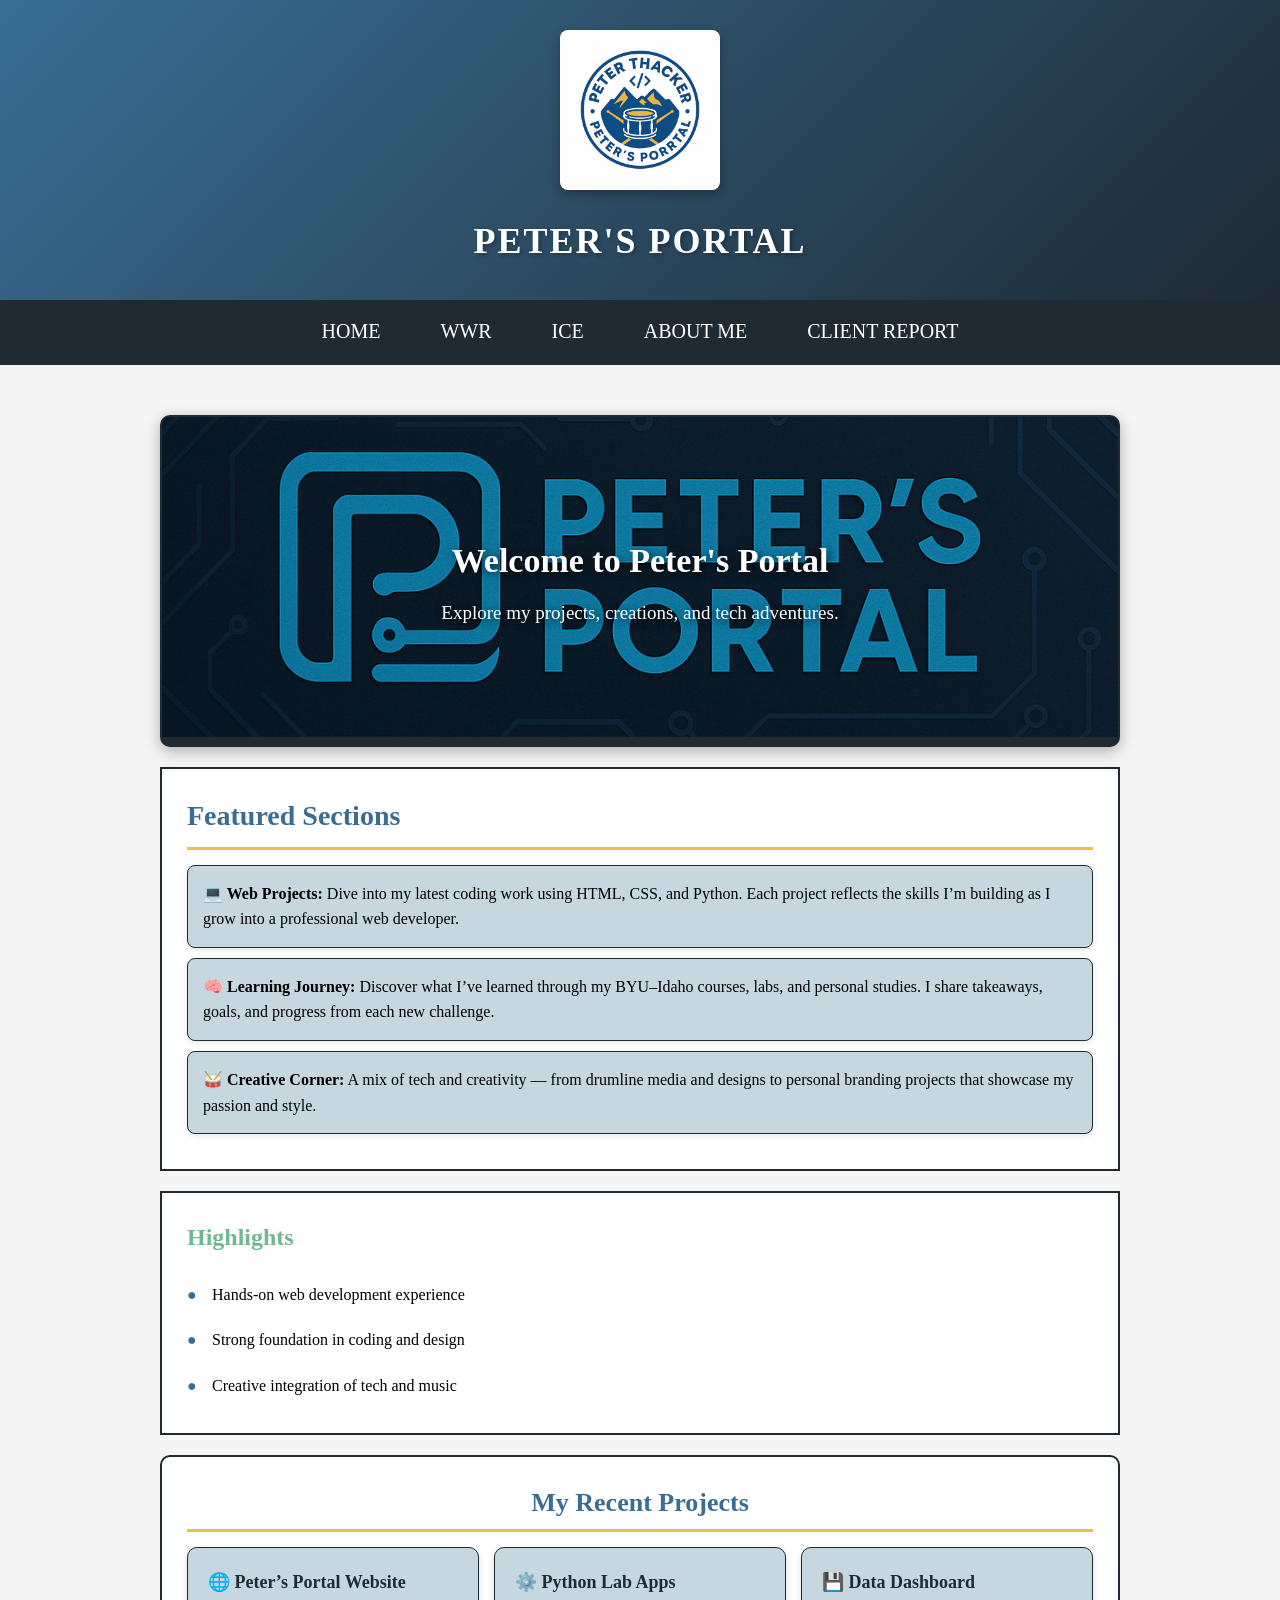
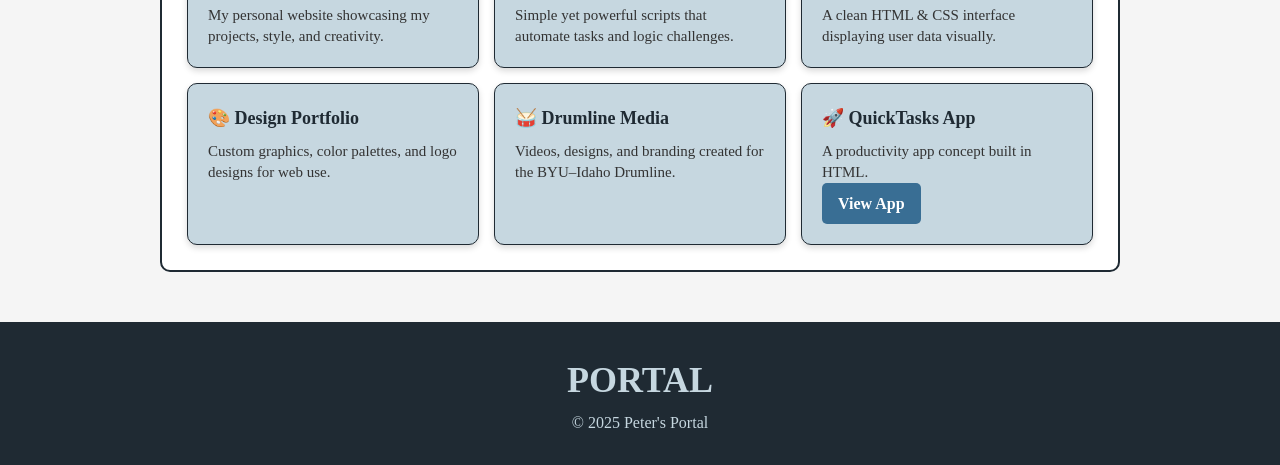
<file: index.html>
<!DOCTYPE html>
<html lang="en">
<head>
    <meta charset="UTF-8">
    <meta name="viewport" content="width=device-width, initial-scale=1.0">
    <title>Peter's Portal</title>
    <link rel="stylesheet" href="styles.css">
</head>
<body>
    <header class="portal-header">
        <img src="images/mylogo.png" alt="Peter's Portal Logo" class="portal-logo">
        <h1>PETER'S PORTAL</h1>
    </header>

    <nav class="portal-nav">
    <a href="index.html">HOME</a>
    <a href="wwr.html">WWR</a>
    <a href="ice.html">ICE</a>
    <a href="me.html">ABOUT ME</a>
    <a href="client_report.html">CLIENT REPORT</a>
</nav>


    <main class="portal-main">

        <!-- HERO SECTION -->
        <section class="portal-hero">
            <img src="images/title.png" alt="Peter's Portal Hero Image" class="hero-img">
            <div class="hero-text">
                <h2>Welcome to Peter's Portal</h2>
                <p>Explore my projects, creations, and tech adventures.</p>
            </div>
        </section>

        <!-- FEATURED SECTIONS -->
        <section class="featured-sections">
            <h2>Featured Sections</h2>
            <div class="feature-box">
                <strong>💻 Web Projects:</strong> Dive into my latest coding work using HTML, CSS, and Python. Each project reflects the skills I’m building as I grow into a professional web developer.
            </div>
            <div class="feature-box">
                <strong>🧠 Learning Journey:</strong> Discover what I’ve learned through my BYU–Idaho courses, labs, and personal studies. I share takeaways, goals, and progress from each new challenge.
            </div>
            <div class="feature-box">
                <strong>🥁 Creative Corner:</strong> A mix of tech and creativity — from drumline media and designs to personal branding projects that showcase my passion and style.
            </div>
        </section>

        <!-- HIGHLIGHTS SECTION -->
        <section class="highlights-section">
            <h3>Highlights</h3>
            <ul>
                <li>Hands-on web development experience</li>
                <li>Strong foundation in coding and design</li>
                <li>Creative integration of tech and music</li>
            </ul>
        </section>

        <!-- PROJECTS SECTION -->
        <section class="projects-section">
            <h3>My Recent Projects</h3>
            <div class="projects-grid">
                <div class="project-card">
                    <h4>🌐 Peter’s Portal Website</h4>
                    <p>My personal website showcasing my projects, style, and creativity.</p>
                </div>
                <div class="project-card">
                    <h4>⚙️ Python Lab Apps</h4>
                    <p>Simple yet powerful scripts that automate tasks and logic challenges.</p>
                </div>
                <div class="project-card">
                    <h4>💾 Data Dashboard</h4>
                    <p>A clean HTML & CSS interface displaying user data visually.</p>
                </div>
                <div class="project-card">
                    <h4>🎨 Design Portfolio</h4>
                    <p>Custom graphics, color palettes, and logo designs for web use.</p>
                </div>
                <div class="project-card">
                    <h4>🥁 Drumline Media</h4>
                    <p>Videos, designs, and branding created for the BYU–Idaho Drumline.</p>
                </div>
                <div class="project-card">
                    <h4>🚀 QuickTasks App</h4>
                    <p>A productivity app concept built in HTML.</p> 
                    <a href="APP/tasker.html" target="_blank" class="project-link">View App</a>
                </div>
            </div>
        </section>
    </main>

    <footer class="portal-footer">
        <h2>PORTAL</h2>
        <p>© 2025 Peter's Portal</p>
    </footer>
</body>
</html>
</file>
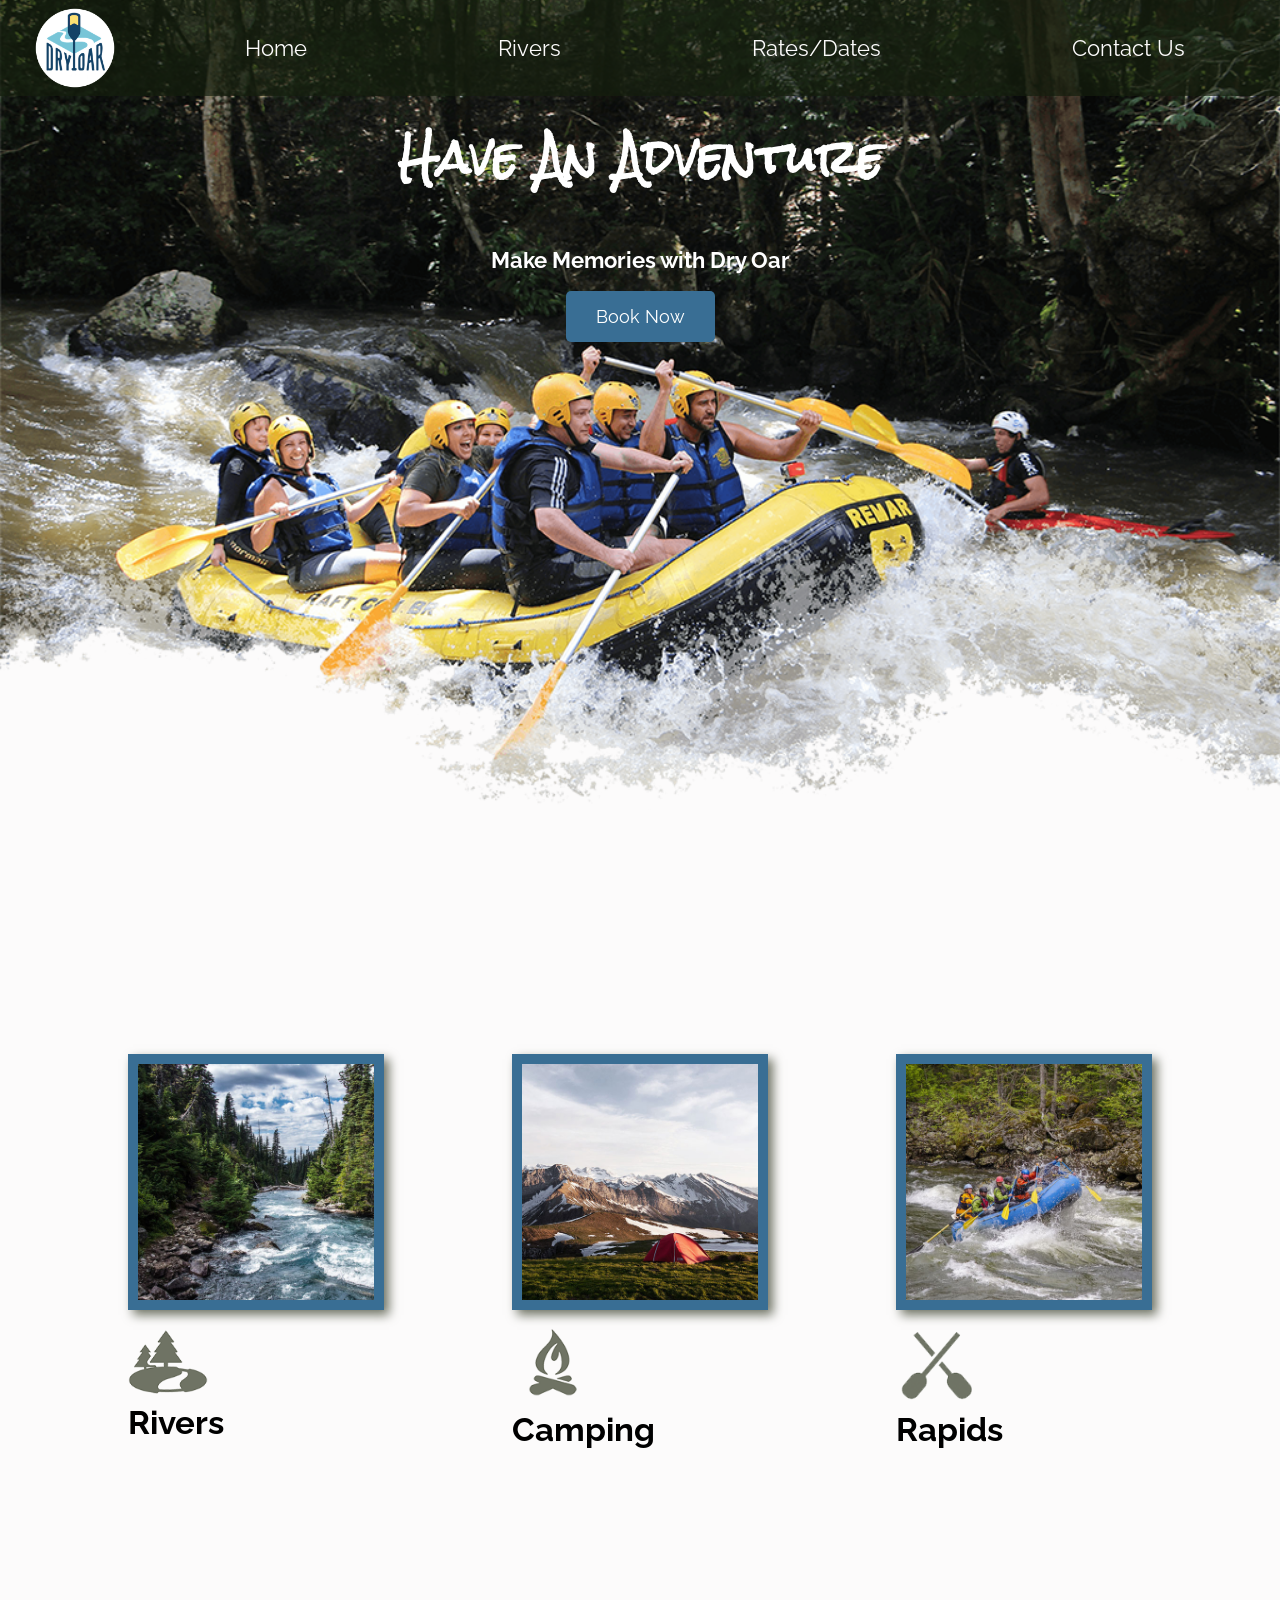
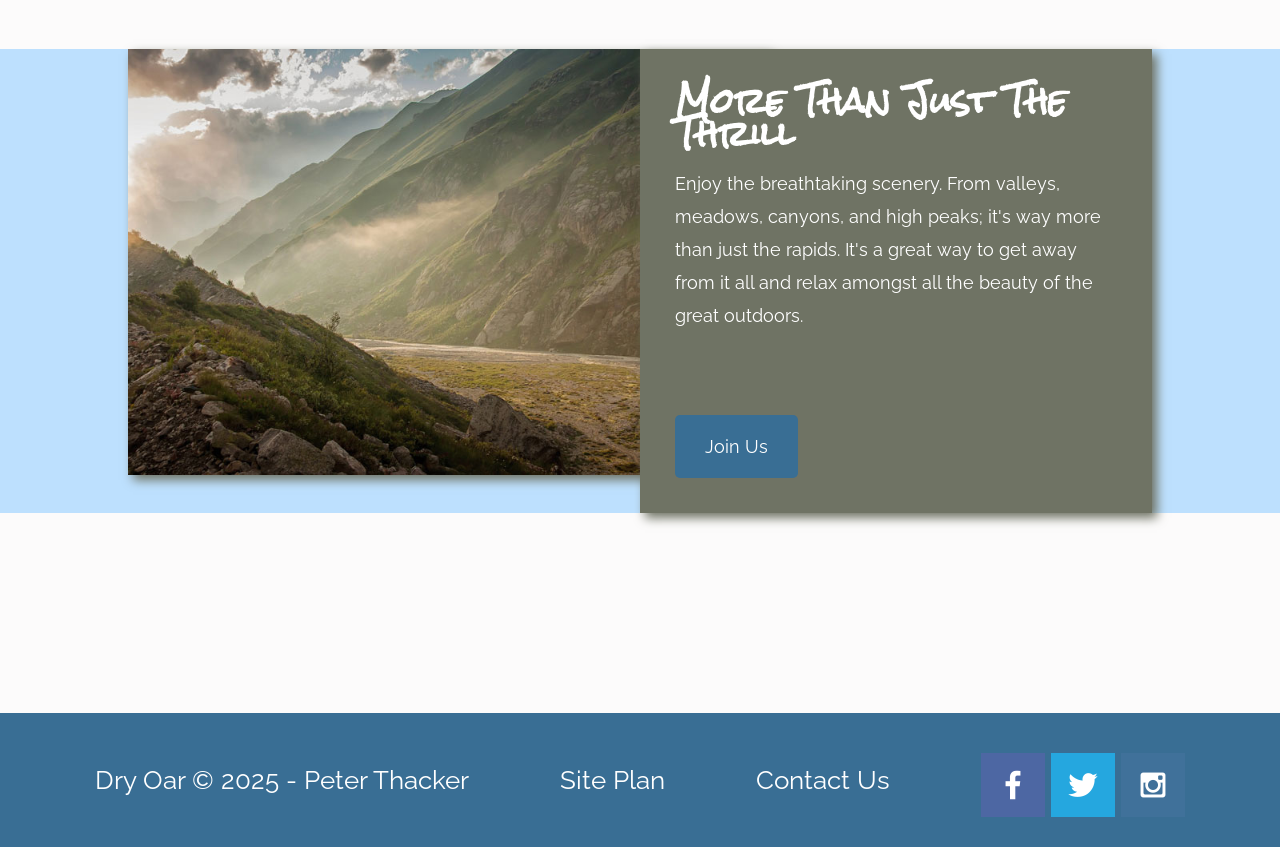
<file: wwr/index.html>
<!DOCTYPE html>
<html lang="en">
<head>
  <meta charset="UTF-8">
  <meta name="viewport" content="width=device-width, initial-scale=1.0">
  <title>Dry Oar</title>
  <link rel="stylesheet" href="styles/style.css">
  <link href="https://fonts.googleapis.com/css2?family=Raleway:wght@400;700&family=Rock+Salt&display=swap" rel="stylesheet">
</head>
<body>
  <div id="content">
    <header>
      <a id="logo_link" href="index.html">
        <img class="logo" src="images/logo.png" alt="Dry Oar Logo">
      </a>
      <nav>
        <a href="index.html">Home</a>
        <a href="rivers.html">Rivers</a>
        <a href="rates.html">Rates/Dates</a>
        <a href="contactus.html">Contact Us</a>
      </nav>
    </header>

    <div id="hero">
      <div id="hero-box">
        <img id="hero-img" src="images/hero.png" alt="People enjoying white water rafting">
      </div>
      <section id="hero-msg">
        <h1 class="home-title">Have An Adventure</h1>
        <h4>Make Memories with Dry Oar</h4>
        <div class="button-box">
          <a class="book" href="contactus.html">Book Now</a>
        </div>
      </section>
    </div>

    <main class="home-grid">
      <section class="rivers-card">
        <img class="card-img" src="images/rivers.jpg" alt="river in forest">
        <img class="icon" src="images/river_icon.png" alt="river icon">
        <h2>Rivers</h2>
      </section>

      <section class="camping-card">
        <img class="card-img" src="images/camping.jpg" alt="tent in mountains">
        <img class="icon" src="images/fire_icon.png" alt="fire icon">
        <h2>Camping</h2>
      </section>

      <section class="rapids-card">
        <img class="card-img" src="images/rapids.jpg" alt="rafting boat">
        <img class="icon" src="images/oars.png" alt="oars icon">
        <h2>Rapids</h2>
      </section>

      <div id="background"></div>

      <img class="mountains" src="images/mountains.jpg" alt="Misty mountains">

      <section class="msg">
        <h2>More Than Just The Thrill</h2>
        <p>Enjoy the breathtaking scenery. From valleys, meadows, canyons, and high peaks; it's way more than just the rapids. It's a great way to get away from it all and relax amongst all the beauty of the great outdoors.</p>
        <a class="join" href="rivers.html">Join Us</a>
      </section>
    </main>

    <footer>
      <p>Dry Oar &copy; 2025 - Peter Thacker</p>
      <p><a href="site-plan-rafting.html">Site Plan</a></p>
      <p><a href="contactus.html">Contact Us</a></p>
      <div class="social">
        <a href="https://facebook.com" target="_blank">
          <img src="images/facebook.png" alt="fb icon">
        </a>
        <a href="https://twitter.com" target="_blank">
          <img src="images/twitter.png" alt="twitter icon">
        </a>
        <a href="https://instagram.com" target="_blank">
          <img src="images/instagram.png" alt="instagram icon">
        </a>
      </div>
    </footer>
  </div>
</body>
</html>
</file>
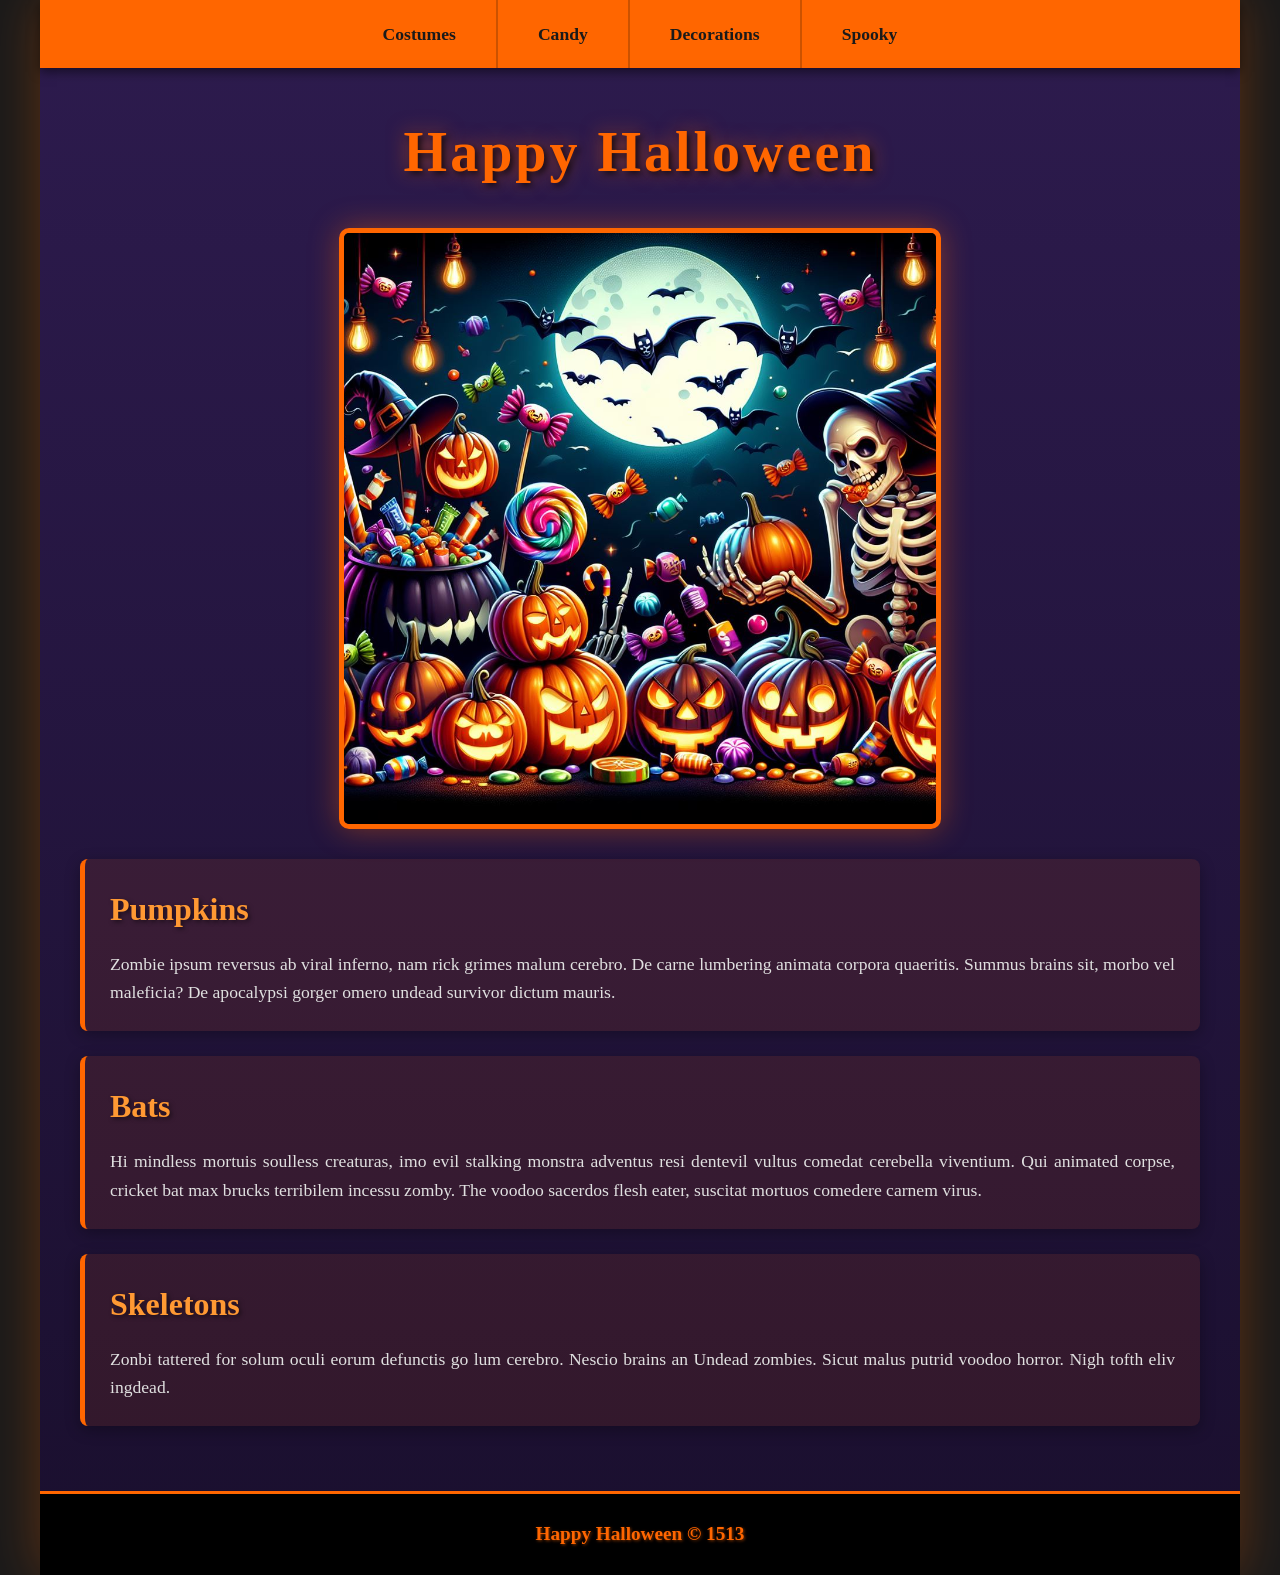
<file: ice/halloween/index.html>
<!-- For this activity you are not allowed to change
 the HTML code, only the CSS -->

<!DOCTYPE html>
<html lang="en">

<head>
    <meta charset="UTF-8">
    <meta name="viewport" content="width=device-width, initial-scale=1.0">
    <title>Spooky Page</title>
    <link rel="stylesheet" href="styles/styles.css">
</head>

<body>
    <div id="wrapper">
        <header>
            <nav>
                <ul>
                    <li>Costumes</li>
                    <li>Candy</li>
                    <li>Decorations</li>
                    <li>Spooky</li>
                </ul>
            </nav>
        </header>
        <main>
            <h1>Happy Halloween</h1>
            <img src="images/halloween.png">
            <section>
                <h2>Pumpkins</h2>
                <p>Zombie ipsum reversus ab viral inferno, nam rick grimes
                    malum cerebro. De carne lumbering animata corpora quaeritis.
                    Summus brains sit​​, morbo vel maleficia? De apocalypsi gorger
                    omero undead survivor dictum mauris. </p>
            </section>
            <section>
                <h2>Bats</h2>
                <p>Hi mindless mortuis soulless
                    creaturas, imo evil stalking monstra adventus resi dentevil vultus
                    comedat cerebella viventium. Qui animated corpse, cricket bat max
                    brucks terribilem incessu zomby. The voodoo sacerdos flesh eater,
                    suscitat mortuos comedere carnem virus.</p>
            </section>
            <section>
                <h2>Skeletons</h2>
                <p>Zonbi tattered for solum oculi
                    eorum defunctis go lum cerebro. Nescio brains an Undead zombies. Sicut
                    malus putrid voodoo horror. Nigh tofth eliv ingdead.</p>
            </section>
        </main>
        <footer>
            Happy Halloween &copy; 1513
        </footer>
    </div>
</body>

</html>
</file>
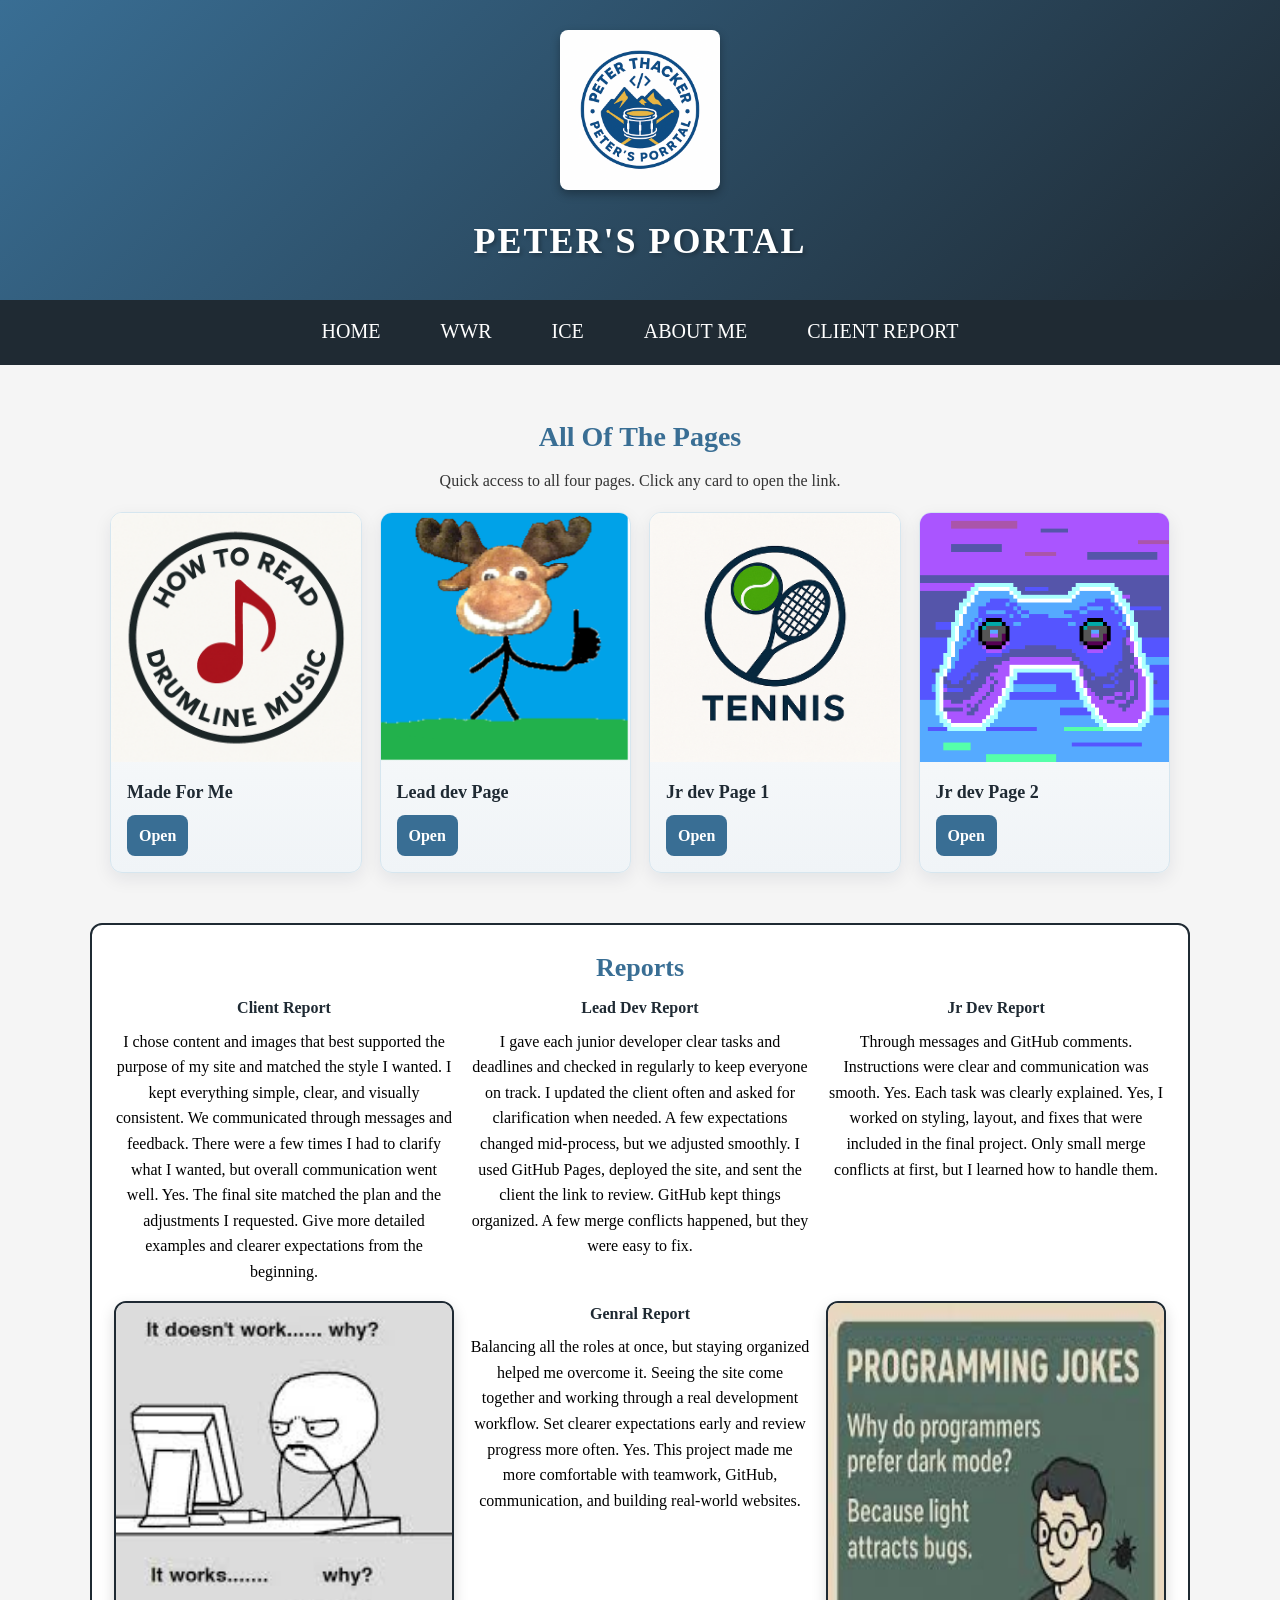
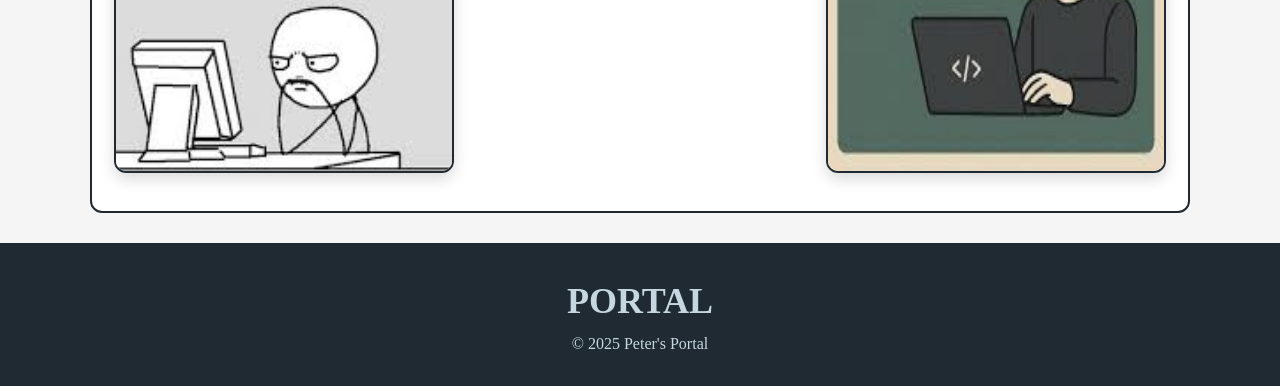
<file: client_report.html>
<!DOCTYPE html>
<html lang="en">

<head>
    <meta charset="UTF-8">
    <meta name="viewport" content="width=device-width, initial-scale=1.0">
    <title>Peter's Portal</title>
    <link rel="stylesheet" href="styles.css">
</head>

<body>
    <header class="portal-header">
        <img src="images/mylogo.png" alt="Peter's Portal Logo" class="portal-logo">
        <h1>PETER'S PORTAL</h1>
    </header>

    <nav class="portal-nav">
        <a href="index.html">HOME</a>
        <a href="wwr.html">WWR</a>
        <a href="ice.html">ICE</a>
        <a href="me.html">ABOUT ME</a>
        <a href="client_report.html">CLIENT REPORT</a>
    </nav>
    <main>
        <section class="resources">
            <h2>All Of The Pages</h2>
            <p class="resources-intro">Quick access to all four pages. Click any card to open the link.</p>
            <div class="card-grid">
                <article class="card">
                    <a href="https://jgozart.github.io/wdd130-thacker/" target="_blank" rel="noopener noreferrer">
                        <img src="images/devpage/logo.png" alt="Made For Me site logo" class="image-fancy card-img-top">
                        <div class="card-body">
                            <h3>Made For Me</h3>
                            <span class="card-cta">Open</span>
                        </div>
                    </a>
                </article>

                <article class="card">
                    <a href="https://redhead20.github.io/WDD130-jarommore/" target="_blank" rel="noopener noreferrer">
                        <img src="images/devpage/logo4.png" alt="Lead dev site logo" class="image-fancy card-img-top">
                        <div class="card-body">
                            <h3>Lead dev Page</h3>
                            <span class="card-cta">Open</span>
                        </div>
                    </a>
                </article>

                <article class="card">
                    <a href="https://cpurser655.github.io/wdd130-smith/" target="_blank" rel="noopener noreferrer">
                        <img src="images/devpage/logo 2.png" alt="Junior dev 1 logo" class="image-fancy card-img-top">
                        <div class="card-body">
                            <h3>Jr dev Page 1</h3>
                            <span class="card-cta">Open</span>
                        </div>
                    </a>
                </article>

                <article class="card">
                    <a href="https://letswebdev.github.io/wdd130-peterson/" target="_blank">
                        <img src="images/devpage/logo 3.png" alt="Junior dev 2 logo" class="image-fancy card-img-top">
                        <div class="card-body">
                            <h3>Jr dev Page 2</h3>
                            <span class="card-cta">Open</span>
                        </div>
                    </a>
                </article>
            </div>
        </section>

        <section class="report-section">
            <h2>Reports</h2>
            <div class="report-grid">
                <div class="report-card">
                    <label for="clientReport">Client Report</label>
                    <p>
                        I chose content and images that best supported the purpose of my site and matched the style I
                        wanted. I kept everything simple, clear, and visually consistent.

                        
                        We communicated through messages and feedback. There were a few times I had to clarify what I
                        wanted, but overall communication went well.

                        
                        Yes. The final site matched the plan and the adjustments I requested.

                        
                        Give more detailed examples and clearer expectations from the beginning.</p>
                </div>

                <div class="report-card">
                    <label for="leadReport">Lead Dev Report</label>
                    <p>
                        I gave each junior developer clear tasks and deadlines and checked in regularly to keep everyone
                        on track.

                       
                        I updated the client often and asked for clarification when needed. A few expectations changed
                        mid-process, but we adjusted smoothly.

                        
                        I used GitHub Pages, deployed the site, and sent the client the link to review.

                        
                        GitHub kept things organized. A few merge conflicts happened, but they were easy to fix.</p>
                </div>

                <div class="report-card">
                    <label for="jrReport">Jr Dev Report</label>
                    <p>
                        Through messages and GitHub comments. Instructions were clear and communication was smooth.

                        
                        Yes. Each task was clearly explained.

                        
                        Yes, I worked on styling, layout, and fixes that were included in the final project.

                        
                        Only small merge conflicts at first, but I learned how to handle them.</p>
                </div>

                <div class="report-card">
                    <img src="images/download.jpg" class="report-img" alt="">
                </div>

                <div class="report-card">
                    <label for="Genralreport">Genral Report</label>
                    <p>
                        Balancing all the roles at once, but staying organized helped me overcome it.

                        
                        Seeing the site come together and working through a real development workflow.

                        
                        Set clearer expectations early and review progress more often.

                        
                        Yes. This project made me more comfortable with teamwork, GitHub, communication, and building
                        real-world websites.</p>
                </div>

                <div class="report-card">
                    <img src="images/images.jpg" class="report-img" alt="">
                </div>

            </div>

            </div>
        </section>
    </main>
    <footer class="portal-footer">
        <h2>PORTAL</h2>
        <p>© 2025 Peter's Portal</p>
    </footer>
</body>

</html>
</file>
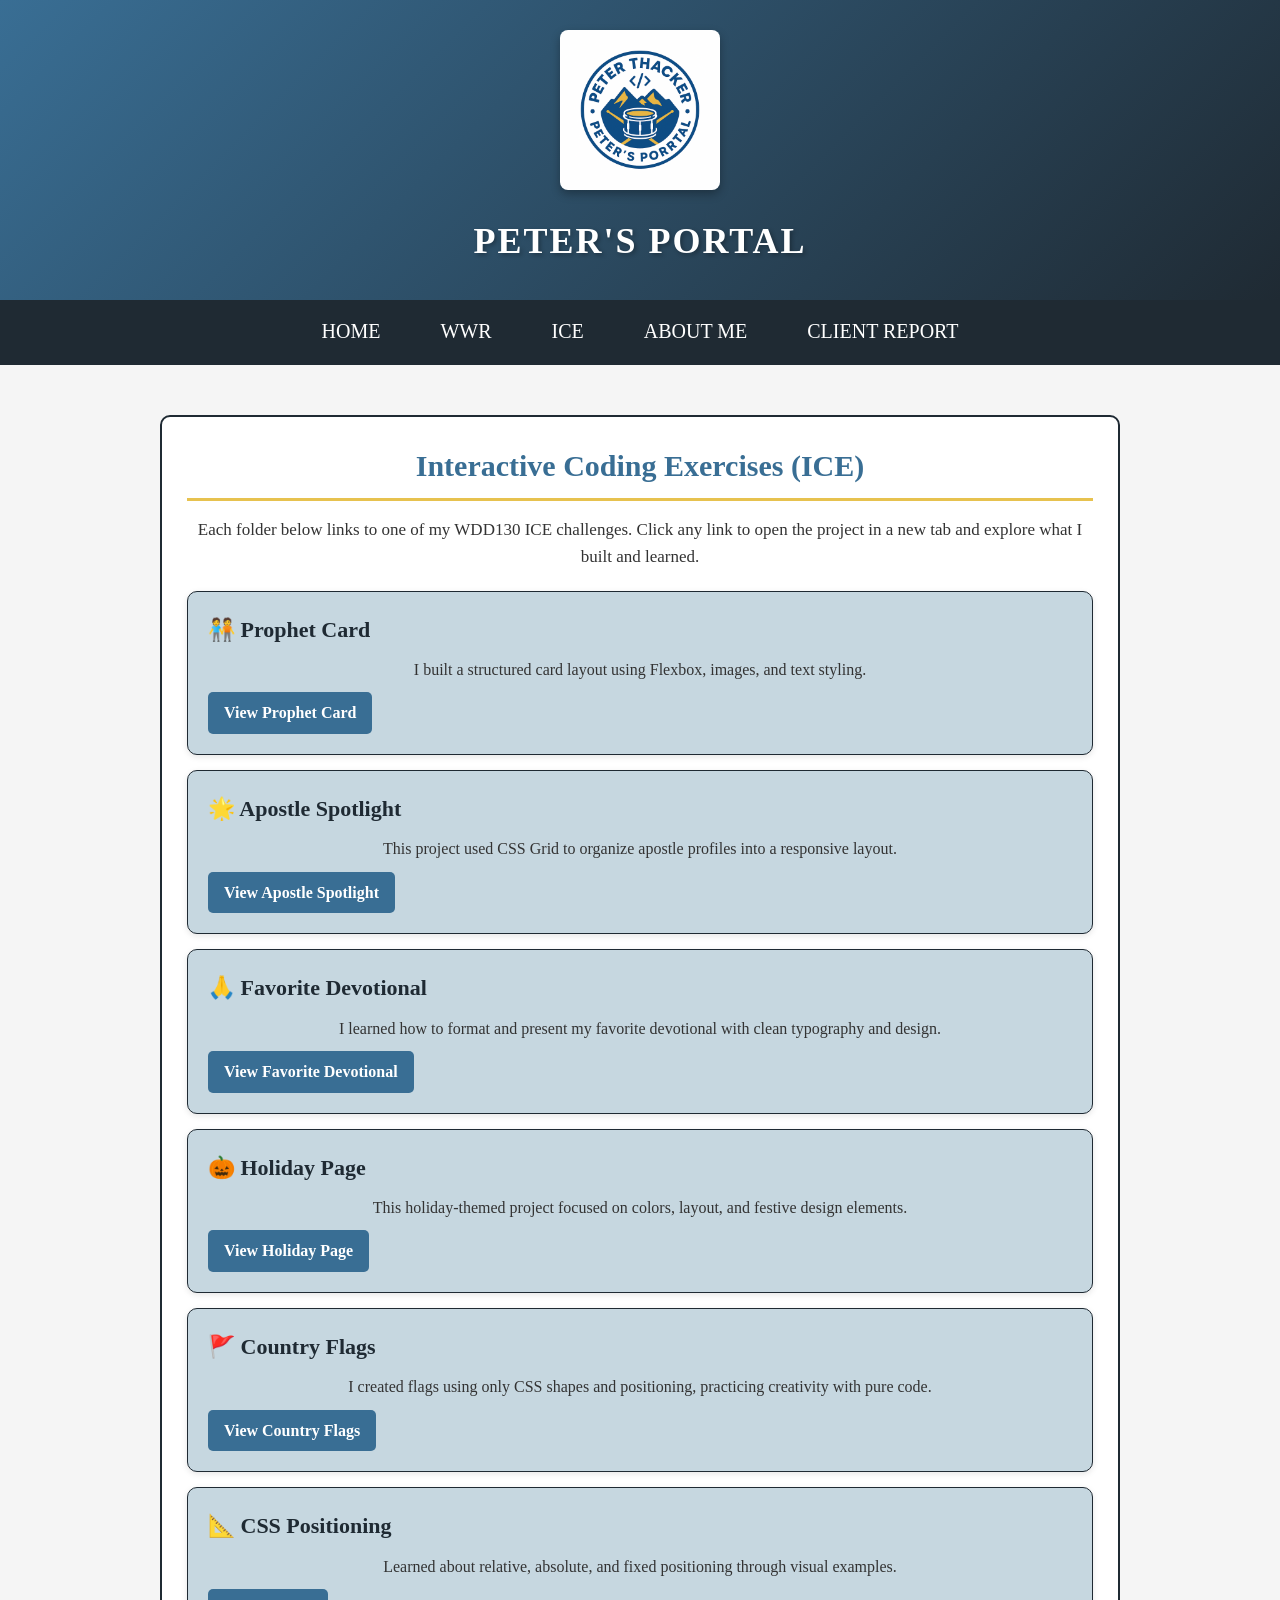
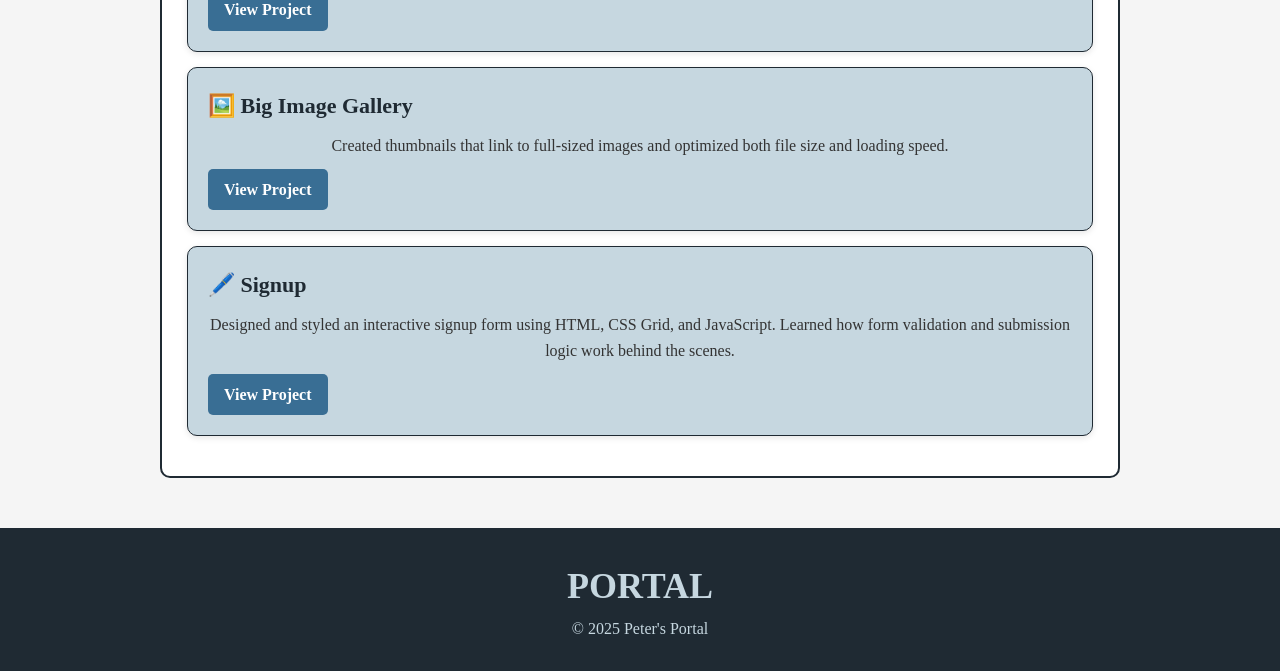
<file: ice.html>
<!DOCTYPE html>
<html lang="en">

<head>
    <meta charset="UTF-8">
    <meta name="viewport" content="width=device-width, initial-scale=1.0">
    <title>ICE Challenges | Peter's Portal</title>
    <link rel="stylesheet" href="styles.css">
</head>

<body>
    <!-- ===== HEADER ===== -->
    <header class="portal-header">
        <img src="images/mylogo.png" alt="Peter's Portal Logo" class="portal-logo">
        <h1>PETER'S PORTAL</h1>
    </header>

    <!-- ===== NAVIGATION ===== -->
    <nav class="portal-nav">
        <a href="index.html">HOME</a>
        <a href="wwr.html">WWR</a>
        <a href="ice.html">ICE</a>
        <a href="me.html">ABOUT ME</a>
        <a href="client_report.html">CLIENT REPORT</a>
    </nav>

    <!-- ===== MAIN CONTENT ===== -->
    <main class="portal-main">
        <section class="ice-section">
            <h2>Interactive Coding Exercises (ICE)</h2>
            <p>Each folder below links to one of my WDD130 ICE challenges. Click any link to open the project in a new
                tab and explore what I built and learned.</p>

            <!-- Prophet Card -->
            <div class="ice-card">
                <h3>🧑‍🤝‍🧑 Prophet Card</h3>
                <p>I built a structured card layout using Flexbox, images, and text styling.</p>
                <a href="ice/prophet_cards/nelson.html" target="_blank" class="ice-link">View Prophet Card</a>
            </div>

            <!-- Apostle Spotlight -->
            <div class="ice-card">
                <h3>🌟 Apostle Spotlight</h3>
                <p>This project used CSS Grid to organize apostle profiles into a responsive layout.</p>
                <a href="ice/apostle_spotlight/apostles.html" target="_blank" class="ice-link">View Apostle
                    Spotlight</a>
            </div>

            <!-- Favorite Devotional -->
            <div class="ice-card">
                <h3>🙏 Favorite Devotional</h3>
                <p>I learned how to format and present my favorite devotional with clean typography and design.</p>
                <a href="ice/favorite_devo/favdevo.html" target="_blank" class="ice-link">View Favorite Devotional</a>
            </div>

            <!-- Holiday Page -->
            <div class="ice-card">
                <h3>🎃 Holiday Page</h3>
                <p>This holiday-themed project focused on colors, layout, and festive design elements.</p>
                <a href="ice/halloween/" target="_blank" class="ice-link">View Holiday Page</a>
            </div>

            <!-- Country Flags -->
            <div class="ice-card">
                <h3>🚩 Country Flags</h3>
                <p>I created flags using only CSS shapes and positioning, practicing creativity with pure code.</p>
                <a href="ice/grid_flags/flags.html" target="_blank" class="ice-link">View Country Flags</a>
            </div>

            <!-- CSS Positioning -->
            <div class="ice-card">
                <h3>📐 CSS Positioning</h3>
                <p>Learned about relative, absolute, and fixed positioning through visual examples.</p>
                <a href="ice/positioning/positioning.html" target="_blank" class="ice-link">View Project</a>
            </div>

            <!-- Big Image Gallery -->
            <div class="ice-card">
                <h3>🖼️ Big Image Gallery</h3>
                <p>Created thumbnails that link to full-sized images and optimized both file size and loading speed.</p>
                <a href="ice/gallery/gallery.html" target="_blank" class="ice-link">View Project</a>
            </div>

            <!-- Signup -->
            <div class="ice-card">
                <h3>🖊️ Signup</h3>
                <p>Designed and styled an interactive signup form using HTML, CSS Grid, and JavaScript.
                    Learned how form validation and submission logic work behind the scenes.</p>
                <a href="ice/signup/signup.html" target="_blank" class="ice-link">View Project</a>
            </div>
    </main>

    <!-- ===== FOOTER ===== -->
    <footer class="portal-footer">
        <h2>PORTAL</h2>
        <p>© 2025 Peter's Portal</p>
    </footer>
</body>

</html>
</file>
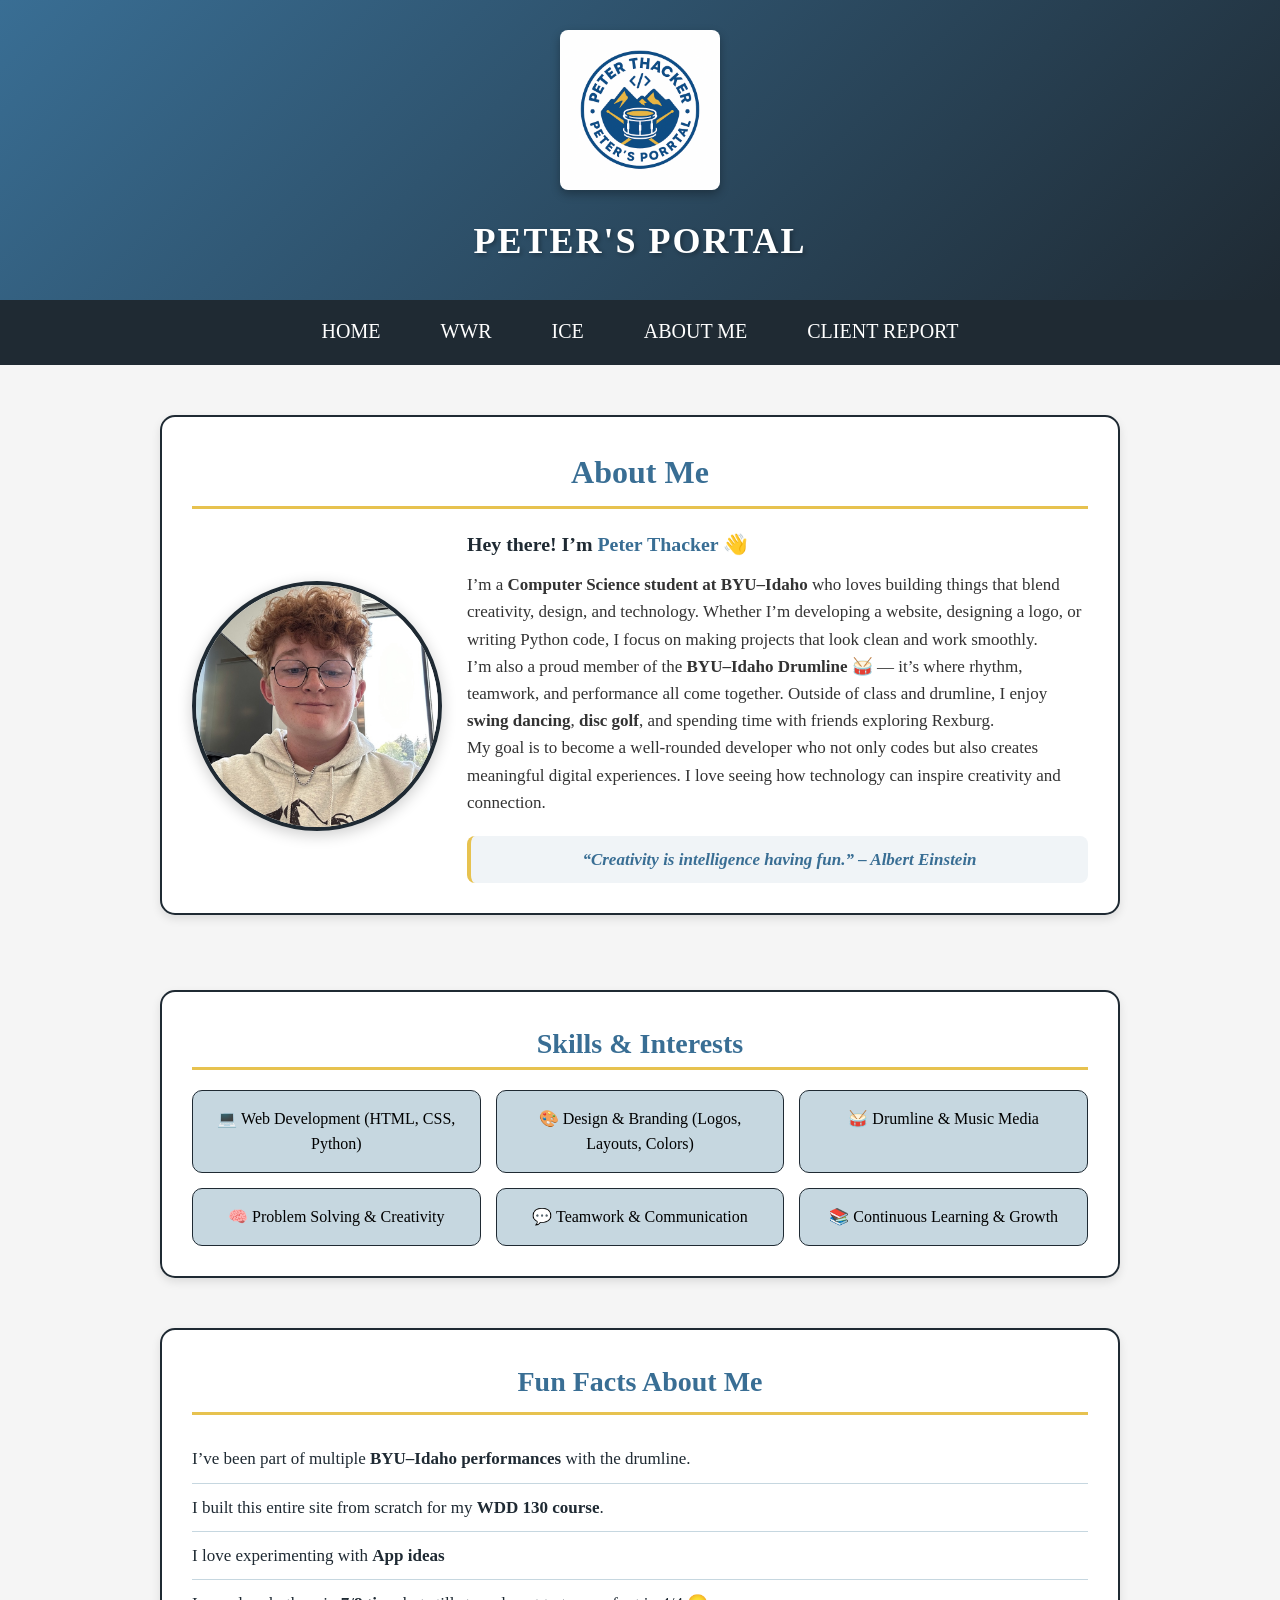
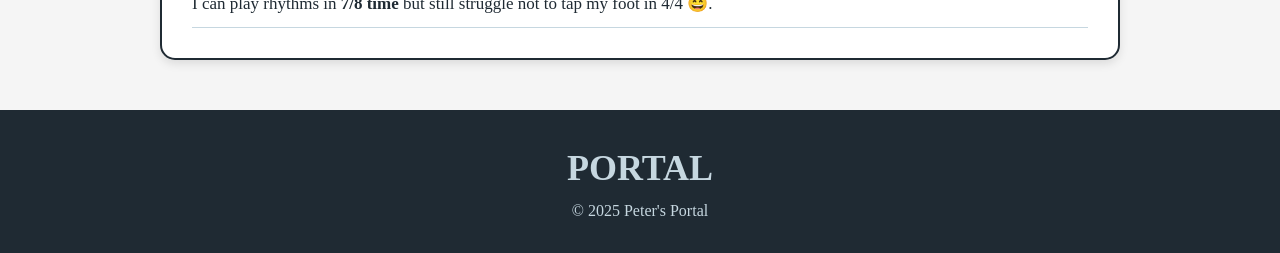
<file: me.html>
<!DOCTYPE html>
<html lang="en">

<head>
    <meta charset="UTF-8">
    <meta name="viewport" content="width=device-width, initial-scale=1.0">
    <title>About Me | Peter's Portal</title>
    <link rel="stylesheet" href="styles.css">
</head>

<body>
    <!-- ===== HEADER ===== -->
    <header class="portal-header">
        <img src="images/mylogo.png" alt="Peter's Portal Logo" class="portal-logo">
        <h1>PETER'S PORTAL</h1>
    </header>

    <!-- ===== NAVIGATION ===== -->
    <nav class="portal-nav">
        <a href="index.html">HOME</a>
        <a href="wwr.html">WWR</a>
        <a href="ice.html">ICE</a>
        <a href="me.html">ABOUT ME</a>
        <a href="client_report.html">CLIENT REPORT</a>
    </nav>

    <!-- ===== MAIN CONTENT ===== -->
    <main class="portal-main">
        <section class="about-section">
            <h2>About Me</h2>

            <div class="about-container">
                <img src="images/Peter.jpeg" alt="Photo of Peter Thacker" class="about-photo">

                <div class="about-text">
                    <h3>Hey there! I’m <span class="highlight">Peter Thacker 👋</span></h3>
                    <p>I’m a <strong>Computer Science student at BYU–Idaho</strong> who loves building things that blend
                        creativity, design, and technology. Whether I’m developing a website, designing a logo, or
                        writing Python code, I focus on making projects that look clean and work smoothly.</p>

                    <p>I’m also a proud member of the <strong>BYU–Idaho Drumline</strong> 🥁 — it’s where rhythm,
                        teamwork, and performance all come together. Outside of class and drumline, I enjoy
                        <strong>swing dancing</strong>, <strong>disc golf</strong>, and spending time with friends
                        exploring Rexburg.</p>

                    <p>My goal is to become a well-rounded developer who not only codes but also creates meaningful
                        digital experiences. I love seeing how technology can inspire creativity and connection.</p>

                    <blockquote class="about-quote">“Creativity is intelligence having fun.” – Albert Einstein
                    </blockquote>
                </div>
            </div>
        </section>

        <!-- ===== SKILLS SECTION ===== -->
        <section class="skills-section">
            <h2>Skills & Interests</h2>
            <div class="skills-grid">
                <div class="skill-card">💻 Web Development (HTML, CSS, Python)</div>
                <div class="skill-card">🎨 Design & Branding (Logos, Layouts, Colors)</div>
                <div class="skill-card">🥁 Drumline & Music Media</div>
                <div class="skill-card">🧠 Problem Solving & Creativity</div>
                <div class="skill-card">💬 Teamwork & Communication</div>
                <div class="skill-card">📚 Continuous Learning & Growth</div>
            </div>
        </section>

        <!-- ===== FUN FACTS SECTION ===== -->
        <section class="funfacts-section">
            <h2>Fun Facts About Me</h2>
            <ul class="funfacts-list">
                <li>I’ve been part of multiple <strong>BYU–Idaho performances</strong> with the drumline.</li>
                <li>I built this entire site from scratch for my <strong>WDD 130 course</strong>.</li>
                <li>I love experimenting with <strong>App ideas</strong></li>
                <li>I can play rhythms in <strong>7/8 time</strong> but still struggle not to tap my foot in 4/4 😄.
                </li>
            </ul>
        </section>
    </main>

    <!-- ===== FOOTER ===== -->
    <footer class="portal-footer">
        <h2>PORTAL</h2>
        <p>© 2025 Peter's Portal</p>
    </footer>
</body>

</html>
</file>
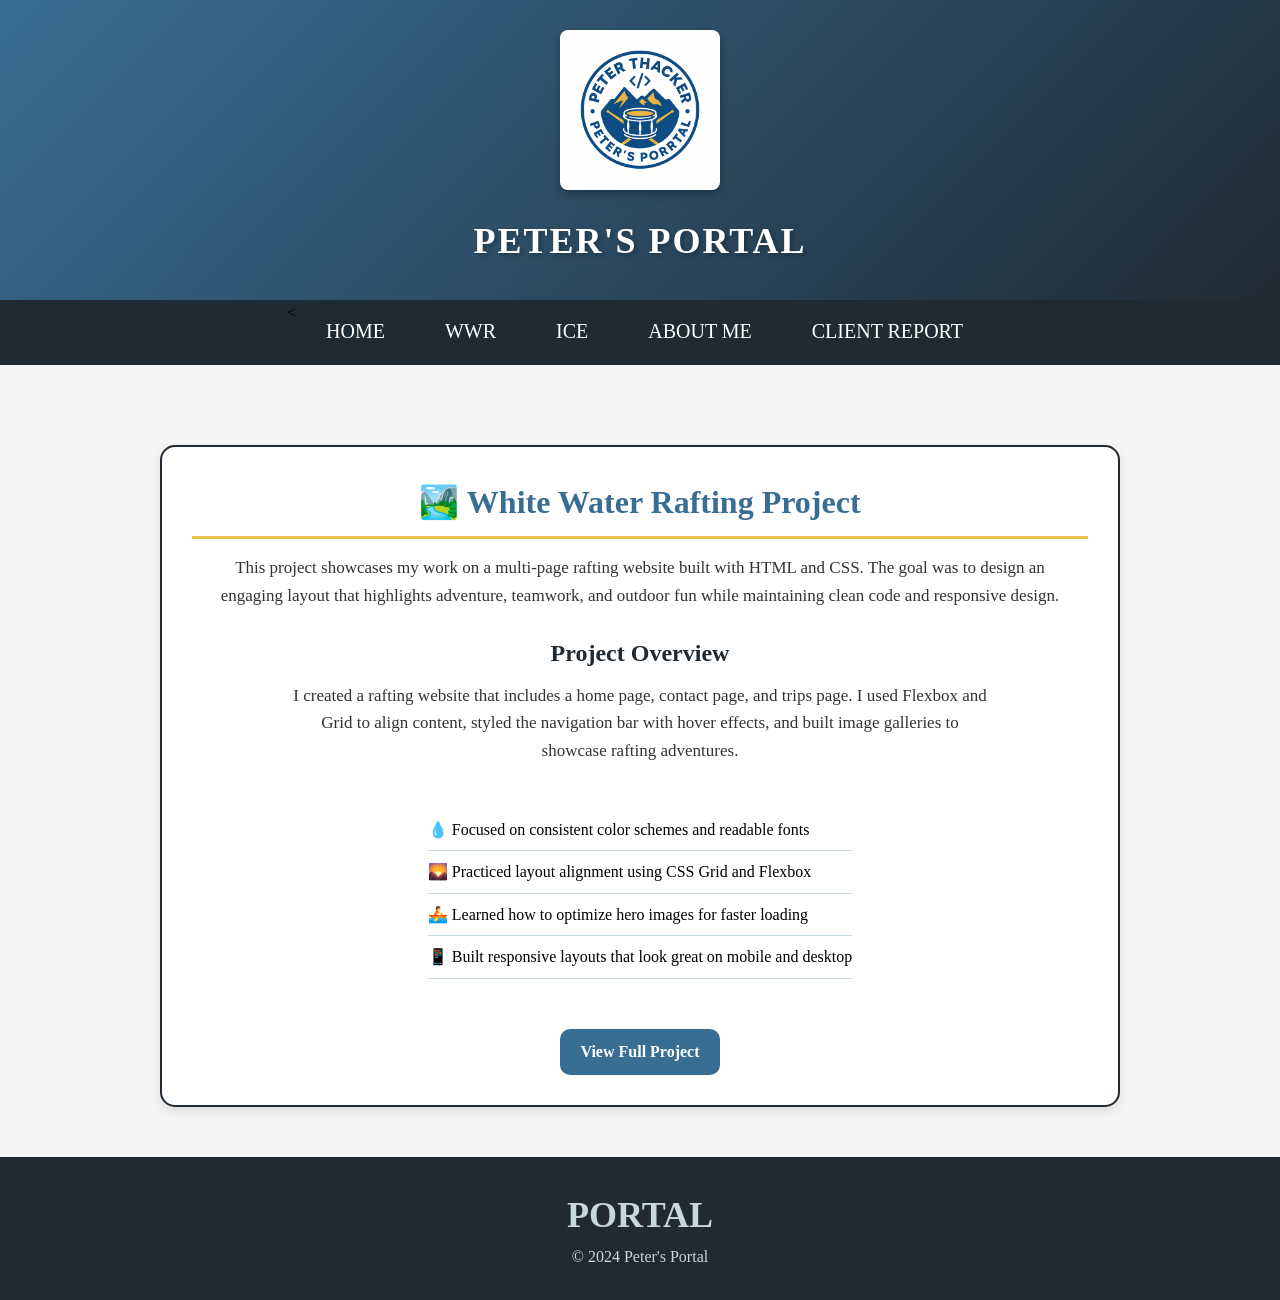
<file: wwr.html>
<!DOCTYPE html>
<html lang="en">

<head>
    <meta charset="UTF-8">
    <meta name="viewport" content="width=device-width, initial-scale=1.0">
    <title>White Water Rafting | Peter's Portal</title>
    <link rel="stylesheet" href="styles.css">
</head>

<body>
    <!-- ===== HEADER ===== -->
    <header class="portal-header">
        <img src="images/mylogo.png" alt="Peter's Portal Logo" class="portal-logo">
        <h1>PETER'S PORTAL</h1>
    </header>

    <!-- ===== NAVIGATION ===== -->
    <nav class="portal-nav">
        <<a href="index.html">HOME</a>
            <a href="wwr.html">WWR</a>
            <a href="ice.html">ICE</a>
            <a href="me.html">ABOUT ME</a>
            <a href="client_report.html">CLIENT REPORT</a>
    </nav>

    <!-- ===== MAIN CONTENT ===== -->
    <main class="portal-main">
        <section class="wwr-section">
            <h2>🏞️ White Water Rafting Project</h2>
            <p class="wwr-intro">
                This project showcases my work on a multi-page rafting website built with HTML and CSS.
                The goal was to design an engaging layout that highlights adventure, teamwork, and outdoor fun
                while maintaining clean code and responsive design.
            </p>

            <div class="wwr-text center-text">
                <h3>Project Overview</h3>
                <p>
                    I created a rafting website that includes a home page, contact page, and trips page.
                    I used Flexbox and Grid to align content, styled the navigation bar with hover effects,
                    and built image galleries to showcase rafting adventures.
                </p>

                <ul class="wwr-list">
                    <li>💧 Focused on consistent color schemes and readable fonts</li>
                    <li>🌄 Practiced layout alignment using CSS Grid and Flexbox</li>
                    <li>🚣 Learned how to optimize hero images for faster loading</li>
                    <li>📱 Built responsive layouts that look great on mobile and desktop</li>
                </ul>
            </div>

            <!-- Centered Button -->
            <div class="button-container">
                <a href="wwr/index.html" target="_blank" class="wwr-link">View Full Project</a>
            </div>
        </section>
    </main>

    <!-- ===== FOOTER ===== -->
    <footer class="portal-footer">
        <h2>PORTAL</h2>
        <p>© 2024 Peter's Portal</p>
    </footer>
</body>

</html>
</file>
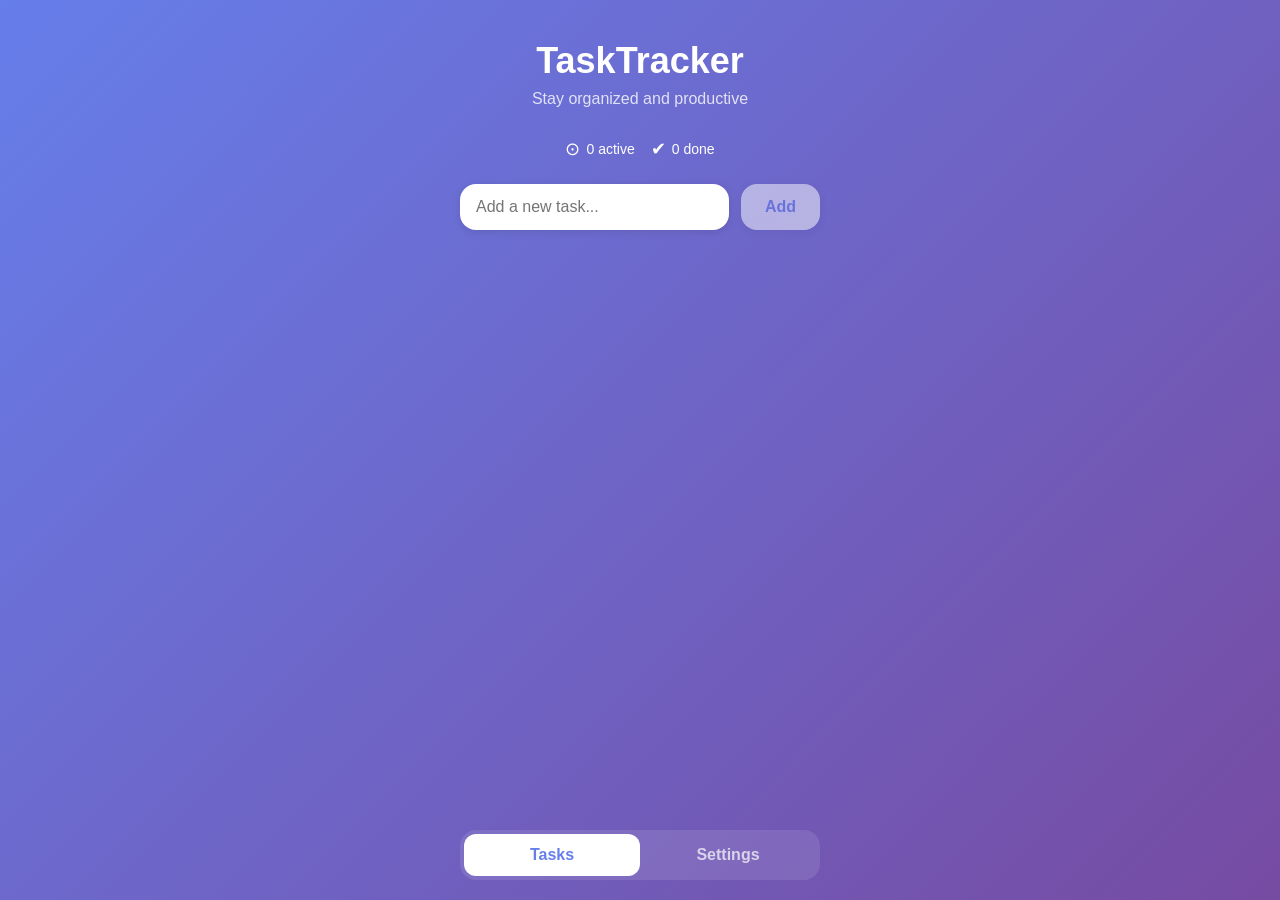
<file: APP/tasker.html>
<!DOCTYPE html>
<html lang="en">
<head>
    <meta charset="UTF-8">
    <meta name="viewport" content="width=device-width, initial-scale=1.0">
    <title>TaskTracker App</title>
    <style>
        * {
            margin: 0;
            padding: 0;
            box-sizing: border-box;
        }

        body {
            font-family: -apple-system, BlinkMacSystemFont, 'Segoe UI', Roboto, sans-serif;
            background: linear-gradient(135deg, #667eea 0%, #764ba2 100%);
            min-height: 100vh;
            color: white;
        }

        .container {
            max-width: 400px;
            margin: 0 auto;
            padding: 20px;
            min-height: 100vh;
            display: flex;
            flex-direction: column;
        }

        .header {
            text-align: center;
            margin-bottom: 30px;
            padding-top: 20px;
        }

        .title {
            font-size: 36px;
            font-weight: 700;
            margin-bottom: 8px;
        }

        .subtitle {
            font-size: 16px;
            opacity: 0.8;
        }

        .stats {
            display: flex;
            gap: 16px;
            margin-bottom: 24px;
            justify-content: center;
        }

        .stat {
            display: flex;
            align-items: center;
            gap: 6px;
            font-size: 14px;
            font-weight: 500;
        }

        .input-container {
            display: flex;
            gap: 12px;
            margin-bottom: 24px;
        }

        .task-input {
            flex: 1;
            background: white;
            border: none;
            border-radius: 16px;
            padding: 14px 16px;
            font-size: 16px;
            color: #1a1a1a;
            box-shadow: 0 2px 8px rgba(0,0,0,0.1);
        }

        .task-input:focus {
            outline: none;
            box-shadow: 0 2px 12px rgba(0,0,0,0.15);
        }

        .add-button {
            background: white;
            border: none;
            border-radius: 16px;
            padding: 14px 24px;
            font-size: 16px;
            font-weight: 600;
            color: #667eea;
            cursor: pointer;
            box-shadow: 0 2px 8px rgba(0,0,0,0.1);
            transition: all 0.2s;
        }

        .add-button:hover {
            transform: translateY(-1px);
            box-shadow: 0 4px 12px rgba(0,0,0,0.15);
        }

        .add-button:disabled {
            opacity: 0.5;
            cursor: not-allowed;
            transform: none;
        }

        .task-list {
            flex: 1;
            display: flex;
            flex-direction: column;
            gap: 12px;
            overflow-y: auto;
        }

        .task-item {
            background: white;
            border-radius: 16px;
            padding: 20px;
            display: flex;
            align-items: center;
            gap: 12px;
            box-shadow: 0 2px 8px rgba(0,0,0,0.08);
            transition: all 0.2s;
        }

        .task-item:hover {
            transform: translateY(-1px);
            box-shadow: 0 4px 12px rgba(0,0,0,0.12);
        }

        .task-checkbox {
            width: 20px;
            height: 20px;
            border-radius: 50%;
            border: 2px solid #667eea;
            background: white;
            cursor: pointer;
            display: flex;
            align-items: center;
            justify-content: center;
            transition: all 0.2s;
            flex-shrink: 0;
        }

        .task-checkbox.completed {
            background: #2ecc71;
            border-color: #2ecc71;
            animation: checkmarkPop 0.5s cubic-bezier(0.68, -0.55, 0.265, 1.55);
        }

        .task-checkbox.completed::after {
            content: '✓';
            color: white;
            font-size: 12px;
            font-weight: bold;
        }

        @keyframes checkmarkPop {
            0% {
                transform: scale(0.5);
                opacity: 0;
            }
            50% {
                transform: scale(1.2);
            }
            100% {
                transform: scale(1);
                opacity: 1;
            }
        }

        .task-item.completed-animation {
            animation: taskComplete 0.6s ease-out forwards;
        }

        @keyframes taskComplete {
            0% {
                opacity: 1;
                transform: translateX(0) scale(1);
            }
            100% {
                opacity: 0;
                transform: translateX(20px) scale(0.9);
                background: #e8f8f5;
            }
        }

        .task-text {
            flex: 1;
            font-size: 16px;
            color: #1a1a1a;
            line-height: 1.4;
        }

        .task-text.completed {
            color: #999;
            text-decoration: line-through;
        }

        .delete-button {
            background: #ff4757;
            border: none;
            border-radius: 8px;
            padding: 8px 12px;
            color: white;
            cursor: pointer;
            font-size: 12px;
            transition: all 0.2s;
            flex-shrink: 0;
        }

        .delete-button:hover {
            background: #ff3742;
            transform: scale(1.05);
        }

        .empty-state {
            text-align: center;
            padding: 60px 20px;
            opacity: 0.7;
        }

        .empty-icon {
            width: 80px;
            height: 80px;
            border: 3px solid white;
            border-radius: 12px;
            display: flex;
            align-items: center;
            justify-content: center;
            font-size: 48px;
            margin: 0 auto 16px;
        }

        .empty-title {
            font-size: 24px;
            font-weight: 600;
            margin-bottom: 8px;
        }

        .empty-subtitle {
            font-size: 16px;
            opacity: 0.8;
        }

        .tabs {
            display: flex;
            background: rgba(255,255,255,0.1);
            border-radius: 16px;
            padding: 4px;
            margin-top: 20px;
        }

        .tab {
            flex: 1;
            padding: 12px;
            text-align: center;
            border-radius: 12px;
            cursor: pointer;
            transition: all 0.2s;
            font-weight: 600;
        }

        .tab.active {
            background: white;
            color: #667eea;
        }

        .tab:not(.active) {
            opacity: 0.7;
        }

        .settings {
            display: none;
        }

        .settings.active {
            display: block;
        }

        .theme-grid {
            display: grid;
            grid-template-columns: repeat(2, 1fr);
            gap: 16px;
            margin-top: 20px;
        }

        .theme-card {
            background: rgba(255,255,255,0.15);
            border-radius: 16px;
            padding: 12px;
            border: 2px solid transparent;
            cursor: pointer;
            transition: all 0.2s;
        }

        .theme-card.selected {
            border-color: white;
            background: rgba(255,255,255,0.25);
        }

        .theme-preview {
            width: 100%;
            height: 60px;
            border-radius: 12px;
            margin-bottom: 8px;
        }

        .theme-name {
            font-size: 14px;
            font-weight: 600;
            text-align: center;
        }

        @media (max-width: 480px) {
            .container {
                padding: 16px;
            }
            
            .title {
                font-size: 28px;
            }
            
            .stats {
                flex-direction: column;
                gap: 8px;
            }
        }
    </style>
</head>
<body>
    <div class="container">
        <div class="header">
            <h1 class="title">TaskTracker</h1>
            <p class="subtitle">Stay organized and productive</p>
        </div>

        <div class="stats">
            <div class="stat">
                <span style="font-size: 18px; color: white;">⊙</span>
                <span id="active-count">0 active</span>
            </div>
            <div class="stat">
                <span style="font-size: 18px; color: white;">✔</span>
                <span id="completed-count">0 done</span>
            </div>
        </div>

        <div class="input-container">
            <input 
                type="text" 
                class="task-input" 
                id="task-input" 
                placeholder="Add a new task..."
                maxlength="100"
            >
            <button class="add-button" id="add-button">Add</button>
        </div>

        <div class="task-list" id="task-list">
        </div>

        <div class="tabs">
            <div class="tab active" onclick="switchTab(event, 'tasks')">Tasks</div>
            <div class="tab" onclick="switchTab(event, 'settings')">Settings</div>
        </div>

        <div class="settings" id="settings">
            <h2 style="margin-bottom: 16px; font-size: 20px;">Theme</h2>
            <div class="theme-grid">
                <div class="theme-card selected" onclick="changeTheme('purple')" data-theme="purple">
                    <div class="theme-preview" style="background: linear-gradient(135deg, #667eea 0%, #764ba2 100%);"></div>
                </div>
                <div class="theme-card" onclick="changeTheme('ocean')" data-theme="ocean">
                    <div class="theme-preview" style="background: linear-gradient(135deg, #2E3192 0%, #1BFFFF 100%);"></div>
                </div>
                <div class="theme-card" onclick="changeTheme('forest')" data-theme="forest">
                    <div class="theme-preview" style="background: linear-gradient(135deg, #134E5E 0%, #71B280 100%);"></div>
                </div>
                <div class="theme-card" onclick="changeTheme('rose')" data-theme="rose">
                    <div class="theme-preview" style="background: linear-gradient(135deg, #F857A6 0%, #FF5858 100%);"></div>
                </div>
                <div class="theme-card" onclick="changeTheme('black')" data-theme="black">
                    <div class="theme-preview" style="background: linear-gradient(135deg, #000000 0%, #1a1a1a 100%);"></div>
                </div>
                <div class="theme-card" onclick="changeTheme('lavender')" data-theme="lavender">
                    <div class="theme-preview" style="background: linear-gradient(135deg, #A8EDEA 0%, #FED6E3 100%);"></div>
                </div>
            </div>
        </div>
    </div>

    <script>
        // Task management - persisted in localStorage
        let tasks = [];
        let currentTheme = 'purple';

        const themes = {
            purple: ['#667eea', '#764ba2'],
            ocean: ['#2E3192', '#1BFFFF'],
            forest: ['#134E5E', '#71B280'],
            rose: ['#F857A6', '#FF5858'],
            black: ['#000000', '#1a1a1a'],
            lavender: ['#A8EDEA', '#FED6E3']
        };

        // Initialize app
        function init() {
            loadTasksFromStorage();
            applyTheme(currentTheme);
            updateStats();
            setupEventListeners();
            // Start with Add button disabled until there's input
            const addBtn = document.getElementById('add-button');
            if (addBtn) addBtn.disabled = true;
        }

        // Task functions
        function addTask() {
            const input = document.getElementById('task-input');
            const text = input.value.trim();
            
            if (text) {
                const task = {
                    id: Date.now().toString(),
                    text: text,
                    completed: false,
                    createdAt: Date.now()
                };
                
                tasks.unshift(task);
                saveTasks();
                loadTasks();
                input.value = '';
                input.focus();
                updateStats();
                document.getElementById('add-button').disabled = true;
            }
        }

        function toggleTask(id) {
            const task = tasks.find(t => t.id === id);
            if (task) {
                task.completed = !task.completed;
                saveTasks();

                if (task.completed) {
                    // Reload to show completed state first
                    loadTasks();
                    updateStats();

                    // Then add animation and remove after it finishes
                    setTimeout(() => {
                        const taskElement = document.querySelector(`[data-task-id="${id}"]`);
                        if (taskElement) {
                            taskElement.classList.add('completed-animation');
                            setTimeout(() => {
                                tasks = tasks.filter(t => t.id !== id);
                                saveTasks();
                                loadTasks();
                                updateStats();
                            }, 1000);
                        }
                    }, 50);
                } else {
                    loadTasks();
                    updateStats();
                }
            }
        }

        function deleteTask(id) {
            tasks = tasks.filter(t => t.id !== id);
            saveTasks();
            loadTasks();
            updateStats();
        }

        function loadTasks() {
            const taskList = document.getElementById('task-list');
            
            if (tasks.length === 0) {
                taskList.innerHTML = `
                    <div class="empty-state">
                        <div class="empty-icon">✓</div>
                        <div class="empty-title">No tasks yet</div>
                        <div class="empty-subtitle">Add your first task to get started!</div>
                    </div>
                `;
                return;
            }
            
            const tasksHTML = tasks.map(task => `
                <div class="task-item" data-task-id="${task.id}">
                    <button type="button" class="task-checkbox ${task.completed ? 'completed' : ''}" 
                        aria-pressed="${task.completed}" aria-label="Toggle complete" onclick="toggleTask('${task.id}')"></button>
                    <div class="task-text ${task.completed ? 'completed' : ''}">${escapeHtml(task.text)}</div>
                    <button class="delete-button" aria-label="Delete task" onclick="deleteTask('${task.id}')">Delete</button>
                </div>
            `).join('');
            
            taskList.innerHTML = tasksHTML;
        }

        function updateStats() {
            const activeCount = tasks.filter(t => !t.completed).length;
            const completedCount = tasks.filter(t => t.completed).length;

            document.getElementById('active-count').textContent = `${activeCount} active`;
            document.getElementById('completed-count').textContent = `${completedCount} done`;
        }

        // Persistence helpers
        function saveTasks() {
            try {
                localStorage.setItem('tasker_tasks', JSON.stringify(tasks));
            } catch (e) {
                // ignore quota errors
            }
        }

        function loadTasksFromStorage() {
            try {
                const raw = localStorage.getItem('tasker_tasks');
                tasks = raw ? JSON.parse(raw) : [];
            } catch (e) {
                tasks = [];
            }
        }

        // Theme functions
        function changeTheme(themeName) {
            currentTheme = themeName;
            applyTheme(themeName);
            
            document.querySelectorAll('.theme-card').forEach(card => {
                card.classList.remove('selected');
            });
            document.querySelector(`[data-theme="${themeName}"]`).classList.add('selected');
        }

        function applyTheme(themeName) {
            const colors = themes[themeName];
            document.body.style.background = `linear-gradient(135deg, ${colors[0]} 0%, ${colors[1]} 100%)`;
        }

        // Tab functions
        function switchTab(event, tab) {
            document.querySelectorAll('.tab').forEach(t => t.classList.remove('active'));
            event.target.classList.add('active');
            
            if (tab === 'tasks') {
                document.getElementById('task-list').style.display = 'flex';
                document.getElementById('settings').classList.remove('active');
            } else {
                document.getElementById('task-list').style.display = 'none';
                document.getElementById('settings').classList.add('active');
            }
        }

        // Utility functions
        function escapeHtml(text) {
            const div = document.createElement('div');
            div.textContent = text;
            return div.innerHTML;
        }

        // Setup event listeners
        function setupEventListeners() {
            const inputEl = document.getElementById('task-input');
            inputEl.addEventListener('keypress', function(e) {
                if (e.key === 'Enter') {
                    addTask();
                }
            });

            // Enable/disable Add button based on input content
            inputEl.addEventListener('input', function() {
                const addBtn = document.getElementById('add-button');
                if (addBtn) addBtn.disabled = inputEl.value.trim().length === 0;
            });

            const addBtn = document.getElementById('add-button');
            addBtn.addEventListener('click', addTask);
        }

    // Initialize the app
    init();
    </script>
</body>
</html>
</file>
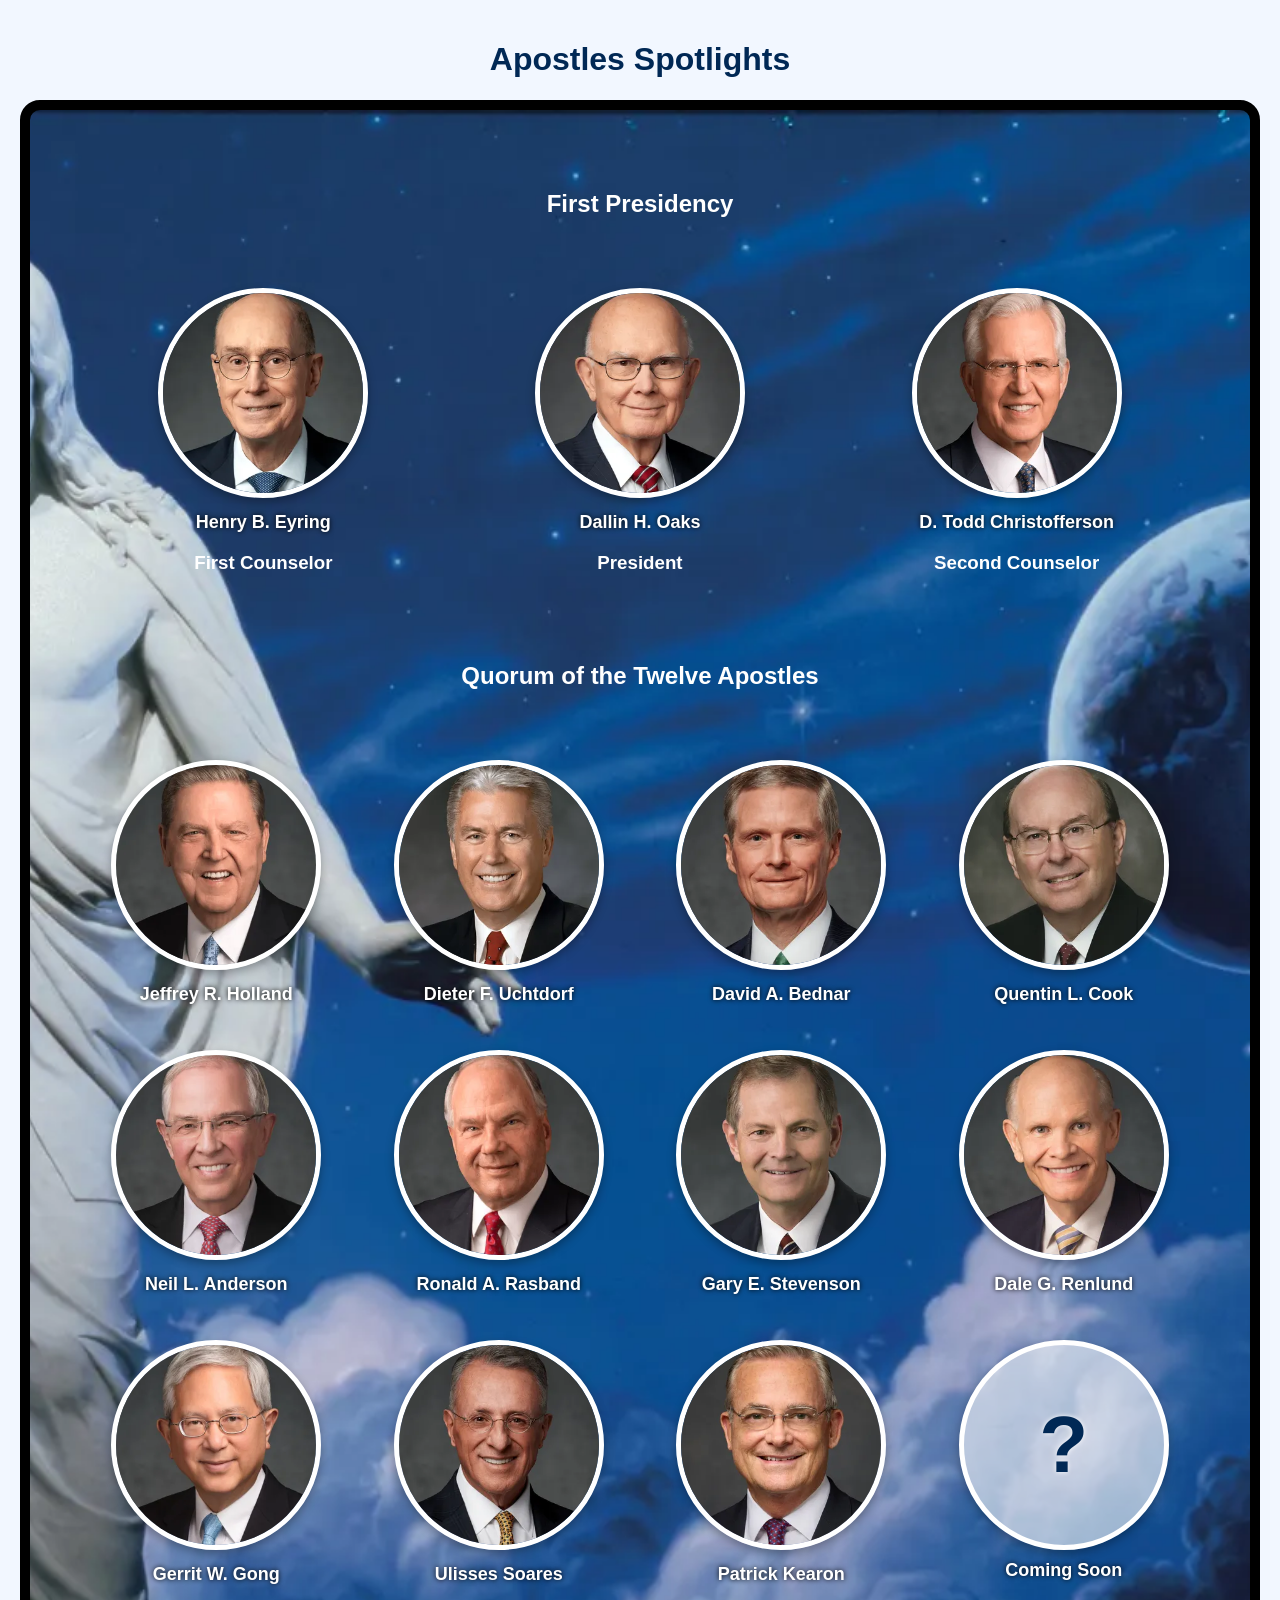
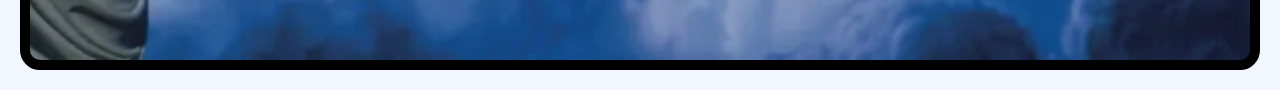
<file: ice/apostle_spotlight/apostles.html>
<!DOCTYPE html>
<html lang="en">

<head>
  <title>Apostles Spotlights</title>
  <style>
    body {
      background-color: #f2f7ff;
      font-family: Arial, sans-serif;
      margin: 0;
      padding: 20px;
      text-align: center;
    }

    #container {
      background: url("images/christus.webp") no-repeat center center;
      background-size: cover;
      border: 10px solid black;
      border-radius: 20px;
      padding: 60px;
      max-width: 1100px;
      margin: 0 auto;
      display: grid;
      row-gap: 50px;
    }

    .first-presidency {
      display: grid;
      grid-template-columns: repeat(3, minmax(200px, 1fr));
      gap: 30px;
      justify-items: center;
      align-items: start;
    }

    .apostles-grid {
      display: grid;
      grid-template-columns: repeat(auto-fit, minmax(200px, 1fr));
      gap: 30px;
      justify-items: center;
      align-items: start;
    }

    .spotlight {
      text-align: center;
    }

    .spotlight img,
    .mystery {
      height: 200px;
      width: 200px;
      border: 5px solid white;
      border-radius: 50%;
      box-shadow: 0 4px 10px rgba(0, 0, 0, 0.3);
      object-fit: cover;
      transition: border-color 0.3s ease, transform 0.3s ease, box-shadow 0.3s ease;
    }

    .spotlight img:hover,
    .mystery:hover {
      border-color: gold;
      transform: scale(1.05);
    }

    .mystery {
      background-color: rgba(255, 255, 255, 0.6);
      display: flex;
      justify-content: center;
      align-items: center;
      font-size: 80px;
      font-weight: bold;
      color: #002855;
      text-shadow: 0 0 5px white;
      cursor: pointer;
    }

    .spotlight h2 {
      color: white;
      font-size: 18px;
      margin-top: 10px;
      text-shadow: 0 0 5px black;
    }

    h1,
    h2.section-title {
      color: #002855;
    }

    h2.section-title {
      margin-bottom: 20px;
      color: white;
    }

    h3 {
      color: white;
    }
  </style>
</head>

<body>
  <h1>Apostles Spotlights</h1>
  <div id="container">
    <h2 class="section-title">First Presidency</h2>
    <div class="first-presidency">
      <div class="spotlight">
        <img src="images/eyring.webp" alt="Henry B. Eyring">
        <h2>Henry B. Eyring</h2>
        <h3>First Counselor</h3>
      </div>
      <div class="spotlight">
        <img src="images/oaks.webp" alt="Dallin H. Oaks">
        <h2>Dallin H. Oaks</h2>
        <h3>President</h3>
      </div>
      <div class="spotlight">
        <img src="images/christofferson.webp" alt="D. Todd Christofferson">
        <h2>D. Todd Christofferson</h2>
        <h3>Second Counselor</h3>
      </div>
    </div>

    <h2 class="section-title">Quorum of the Twelve Apostles</h2>
    <div class="apostles-grid">
      <div class="spotlight">
        <img src="images/holland.webp" alt="Jeffrey R. Holland">
        <h2>Jeffrey R. Holland</h2>
      </div>
      <div class="spotlight">
        <img src="images/uchtdorf.webp" alt="Dieter F. Uchtdorf">
        <h2>Dieter F. Uchtdorf</h2>
      </div>
      <div class="spotlight">
        <img src="images/bednar.webp" alt="David A. Bednar">
        <h2>David A. Bednar</h2>
      </div>
      <div class="spotlight">
        <img src="images/cook.webp" alt="Quentin L. Cook">
        <h2>Quentin L. Cook</h2>
      </div>
      <div class="spotlight">
        <img src="images/anderson.webp" alt="Neil L. Anderson">
        <h2>Neil L. Anderson</h2>
      </div>
      <div class="spotlight">
        <img src="images/rasband.webp" alt="Ronald A. Rasband">
        <h2>Ronald A. Rasband</h2>
      </div>
      <div class="spotlight">
        <img src="images/stevenson.webp" alt="Gary E. Stevenson">
        <h2>Gary E. Stevenson</h2>
      </div>
      <div class="spotlight">
        <img src="images/renlund.webp" alt="Dale G. Renlund">
        <h2>Dale G. Renlund</h2>
      </div>
      <div class="spotlight">
        <img src="images/gong.webp" alt="Gerrit W. Gong">
        <h2>Gerrit W. Gong</h2>
      </div>
      <div class="spotlight">
        <img src="images/soares.webp" alt="Ulisses Soares">
        <h2>Ulisses Soares</h2>
      </div>
      <div class="spotlight">
        <img src="images/kearon.webp" alt="Patrick Kearon">
        <h2>Patrick Kearon</h2>
      </div>
      <div class="spotlight">
        <div class="mystery">?</div>
        <h2>Coming Soon</h2>
      </div>
    </div>
  </div>
</body>

</html>
</file>
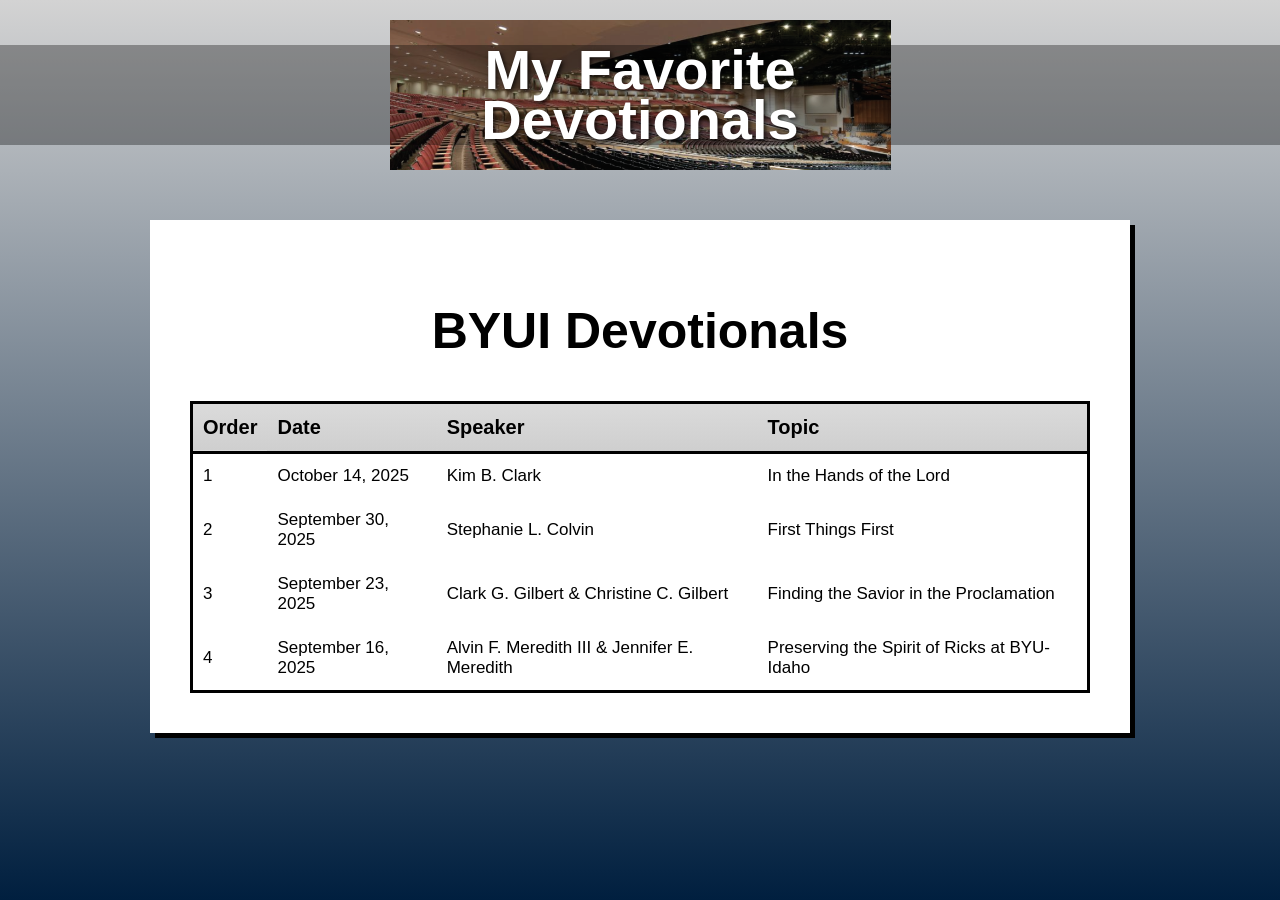
<file: ice/favorite_devo/favdevo.html>
<!DOCTYPE html>
<html lang="en">
<head>
  <meta charset="UTF-8" />
  <meta name="viewport" content="width=device-width, initial-scale=1.0"/>
  <title>My Favorite Devotionals</title>
  <link rel="stylesheet" href="styles/styles.css" />
</head>
<body>
  <div class="container">
    <header class="header">
      <div class="header-image">
        <h1>My Favorite<br>Devotionals</h1>
      </div>
    </header>
    <main>
      
      <div class="content-box">
        <table class="minimalistBlack">
          <thead>
            <h2>BYUI Devotionals</h2>
            <tr>
              <th>Order</th>
              <th>Date</th>
              <th>Speaker</th>
              <th>Topic</th>
            </tr>
          </thead>
          <tbody>
            <tr>
              <td>1</td>
              <td>October 14, 2025</td>
              <td>Kim B. Clark</td>
              <td>In the Hands of the Lord</td>
            </tr>
            <tr>
              <td>2</td>
              <td>September 30, 2025</td>
              <td>Stephanie L. Colvin</td>
              <td>First Things First</td>
            </tr>
            <tr>
              <td>3</td>
              <td>September 23, 2025</td>
              <td>Clark G. Gilbert & Christine C. Gilbert</td>
              <td>Finding the Savior in the Proclamation</td>
            </tr>
            <tr>
              <td>4</td>
              <td>September 16, 2025</td>
              <td>Alvin F. Meredith III & Jennifer E. Meredith</td>
              <td>Preserving the Spirit of Ricks at BYU-Idaho</td>
            </tr>
          </tbody>
        </table>
      </div>
    </main>
  </div>
</body>
</html>
</file>
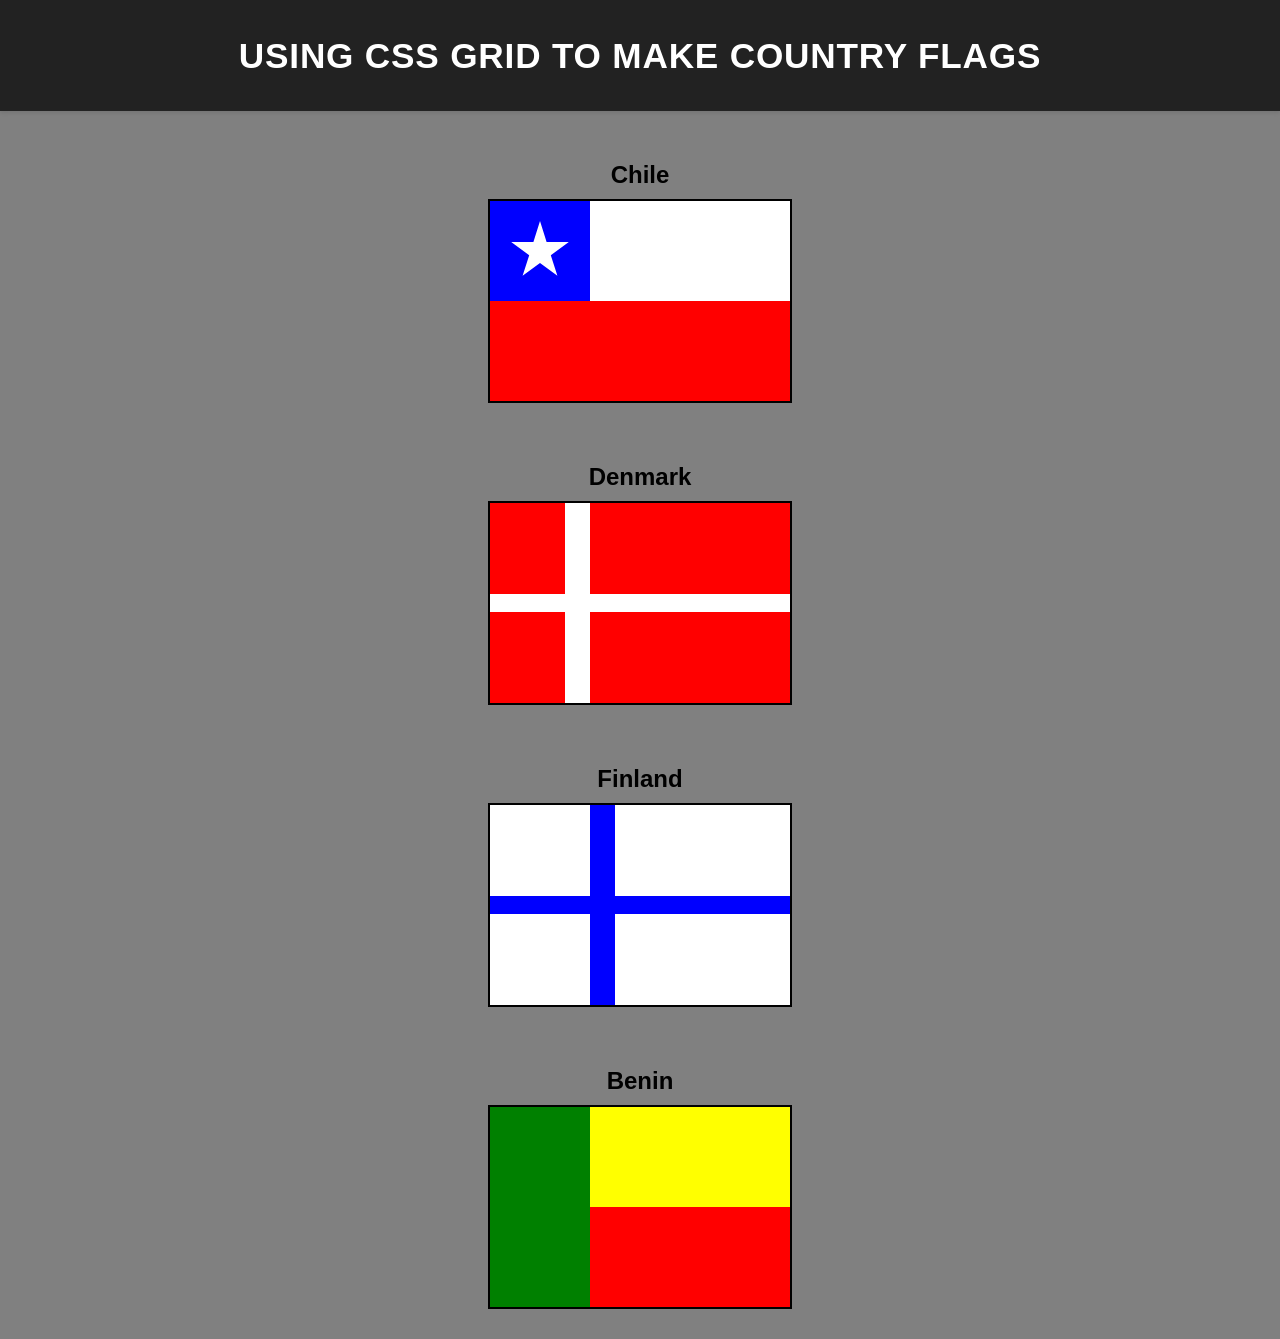
<file: ice/grid_flags/flags.html>
<!DOCTYPE html>
<html lang="en">

<head>
  <meta charset="UTF-8">
  <meta name="viewport" content="width=device-width, initial-scale=1.0">
  <title>Grid Flags</title>
  <style>
    body {
      margin: 0;
      font-family: 'Helvetica Neue', sans-serif;
      background-color: gray;
    }

    header {
      background-color: #222;
      color: #fff;
      padding: 0.75rem 1.5rem;
      display: flex;
      align-items: center;
      justify-content: center;
      font-size: 1.1rem;
      letter-spacing: 0.05rem;
      text-transform: uppercase;
      box-shadow: 0 2px 4px rgba(0, 0, 0, 0.1);
    }

    main {
      display: grid;
      grid-template-columns: 1fr;
      justify-items: center;
      gap: 40px;
      padding: 30px 0;
    }

    h2 {
      margin-bottom: 10px;
      text-align: center;
    }

    .flag {
      width: 300px;
      height: 200px;
      border: 2px solid black;
      display: grid;
    }

    /* ---------- CHILE ---------- */
    #chile {
      grid-template-columns: 1fr 2fr;
      grid-template-rows: 1fr 1fr;
    }

    #chile .blue {
      background: blue;
      grid-column: 1 / 2;
      grid-row: 1 / 2;
      display: grid;
      place-items: center;
    }

    #chile .white {
      background: white;
      grid-column: 2 / 3;
      grid-row: 1 / 2;
    }

    #chile .red {
      background: red;
      grid-column: 1 / 3;
      grid-row: 2 / 3;
    }

    .star {
      width: 60px;
      aspect-ratio: 1;
      background: white;
      clip-path: polygon(50% 0, 61% 35%, 98% 35%, 68% 57%, 79% 91%, 50% 70%, 21% 91%, 32% 57%, 2% 35%, 39% 35%);
    }

    /* ---------- DENMARK ---------- */
    #denmark {
      grid-template-columns: 3fr 1fr 8fr;
      grid-template-rows: 5fr 1fr 5fr;
      background: white;
    }

    #denmark div {
      background: red;
    }

    #denmark .tl {
      grid-column: 1 / 2;
      grid-row: 1 / 2;
    }

    #denmark .tr {
      grid-column: 3 / 4;
      grid-row: 1 / 2;
    }

    #denmark .bl {
      grid-column: 1 / 2;
      grid-row: 3 / 4;
    }

    #denmark .br {
      grid-column: 3 / 4;
      grid-row: 3 / 4;
    }

    /* ---------- FINLAND ---------- */
    #finland {
      grid-template-columns: 4fr 1fr 7fr;
      grid-template-rows: 5fr 1fr 5fr;
      background: white;
    }

    #finland .blue-vert {
      background: blue;
      grid-column: 2 / 3;
      grid-row: 1 / 4;
    }

    #finland .blue-horiz {
      background: blue;
      grid-column: 1 / 4;
      grid-row: 2 / 3;
    }

    /* ---------- BENIN ---------- */
    #benin {
      grid-template-columns: 1fr 2fr;
      grid-template-rows: 1fr 1fr;
    }

    #benin .green {
      background: green;
      grid-column: 1 / 2;
      grid-row: 1 / 3;
    }

    #benin .yellow {
      background: yellow;
      grid-column: 2 / 3;
      grid-row: 1 / 2;
    }

    #benin .red {
      background: red;
      grid-column: 2 / 3;
      grid-row: 2 / 3;
    }
  </style>
</head>

<body>
  <header>
    <h1>Using CSS Grid to Make Country Flags</h1>
  </header>
  <main>
    <section>
      <h2>Chile</h2>
      <div class="flag" id="chile">
        <div class="blue">
          <div class="star"></div>
        </div>
        <div class="white"></div>
        <div class="red"></div>
      </div>
    </section>

    <section>
      <h2>Denmark</h2>
      <div class="flag" id="denmark">
        <div class="tl"></div>
        <div class="tr"></div>
        <div class="bl"></div>
        <div class="br"></div>
      </div>
    </section>

    <section>
      <h2>Finland</h2>
      <div class="flag" id="finland">
        <div class="blue-vert"></div>
        <div class="blue-horiz"></div>
      </div>
    </section>

    <section>
      <h2>Benin</h2>
      <div class="flag" id="benin">
        <div class="green"></div>
        <div class="yellow"></div>
        <div class="red"></div>
      </div>
    </section>
  </main>
</body>

</html>
</file>
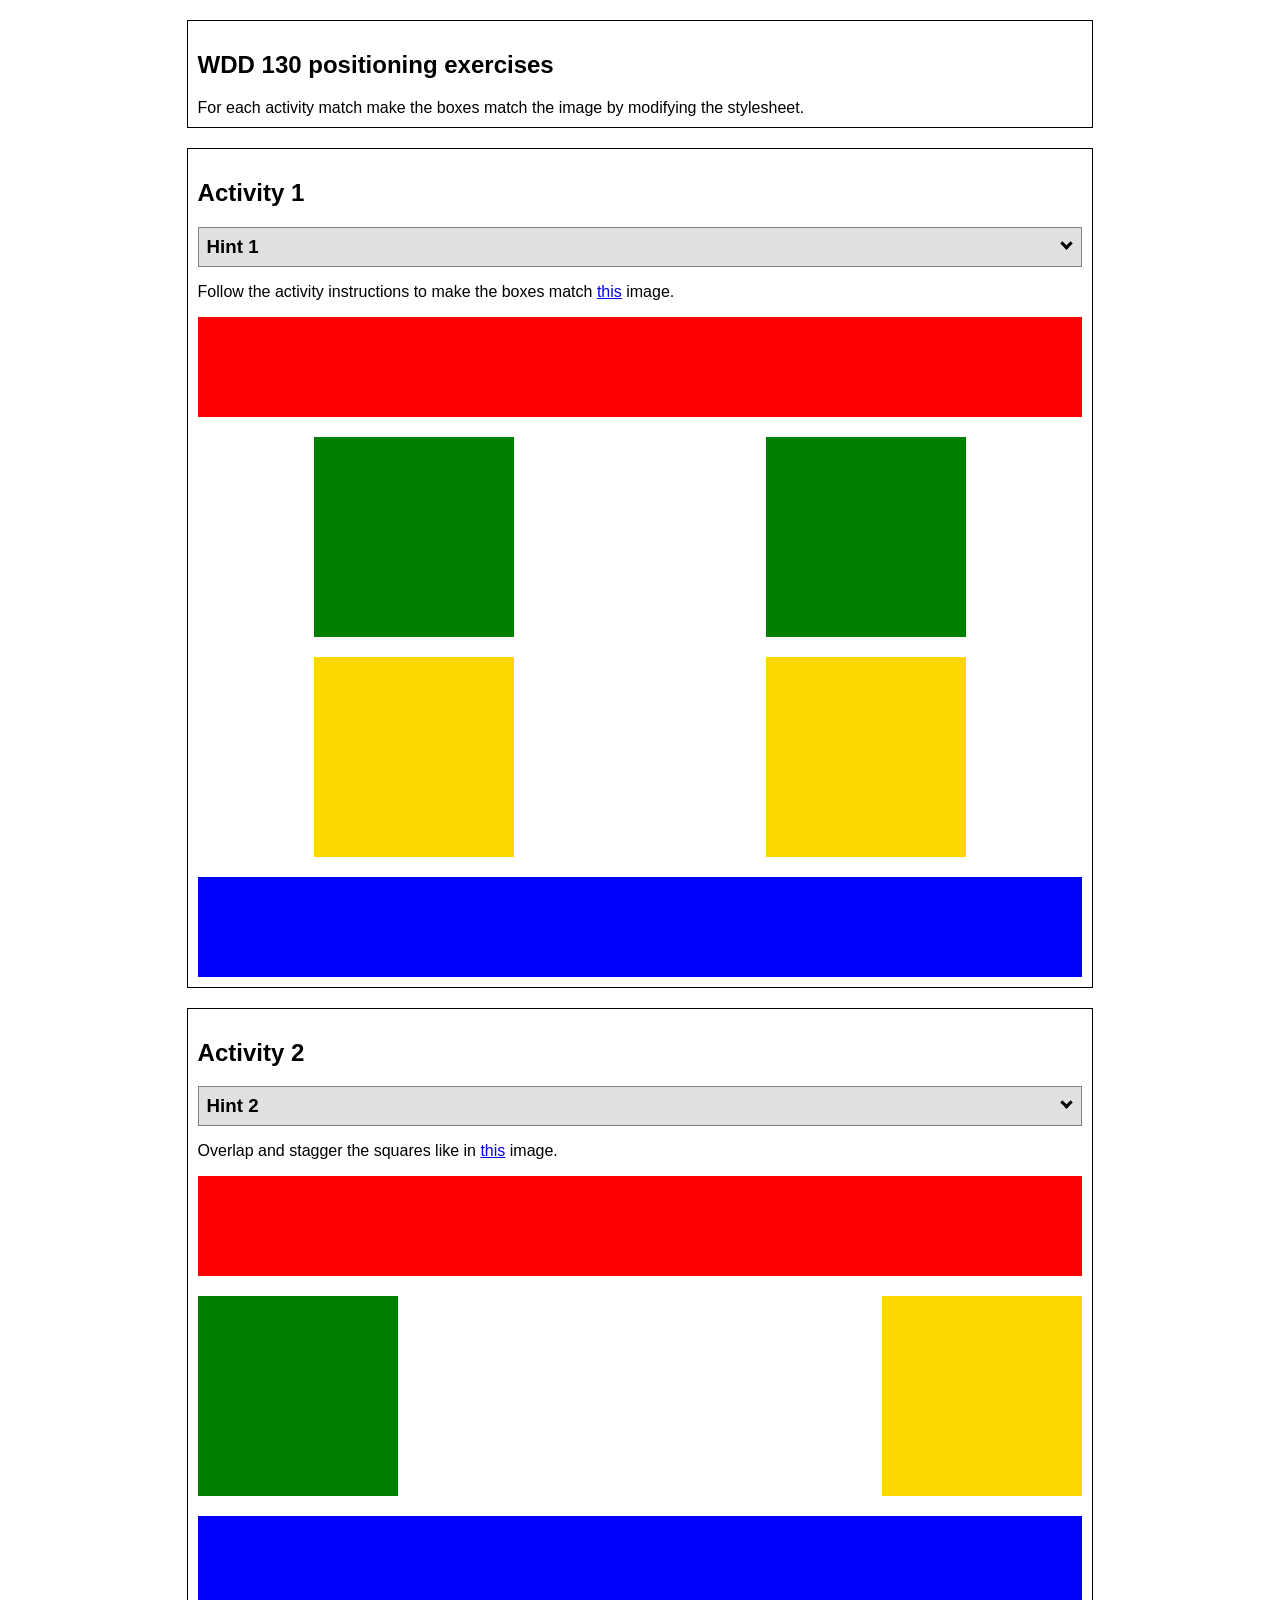
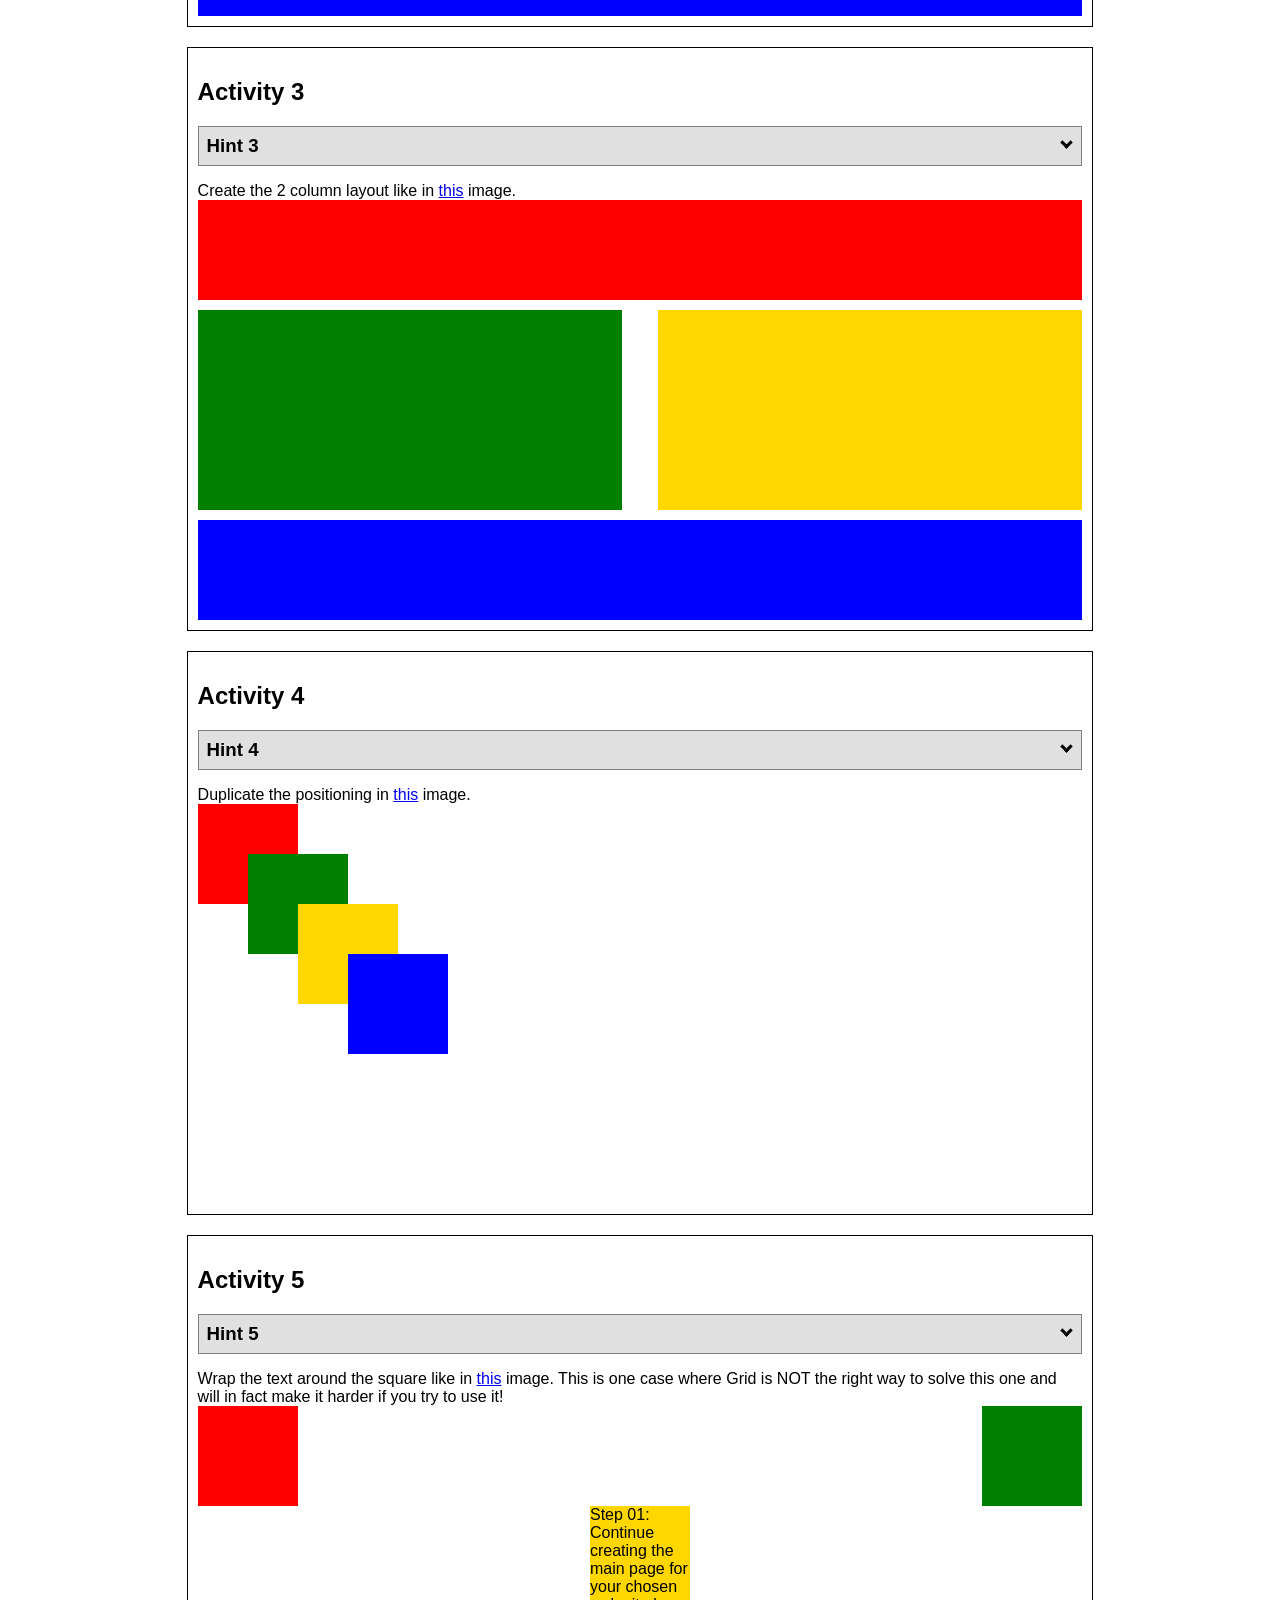
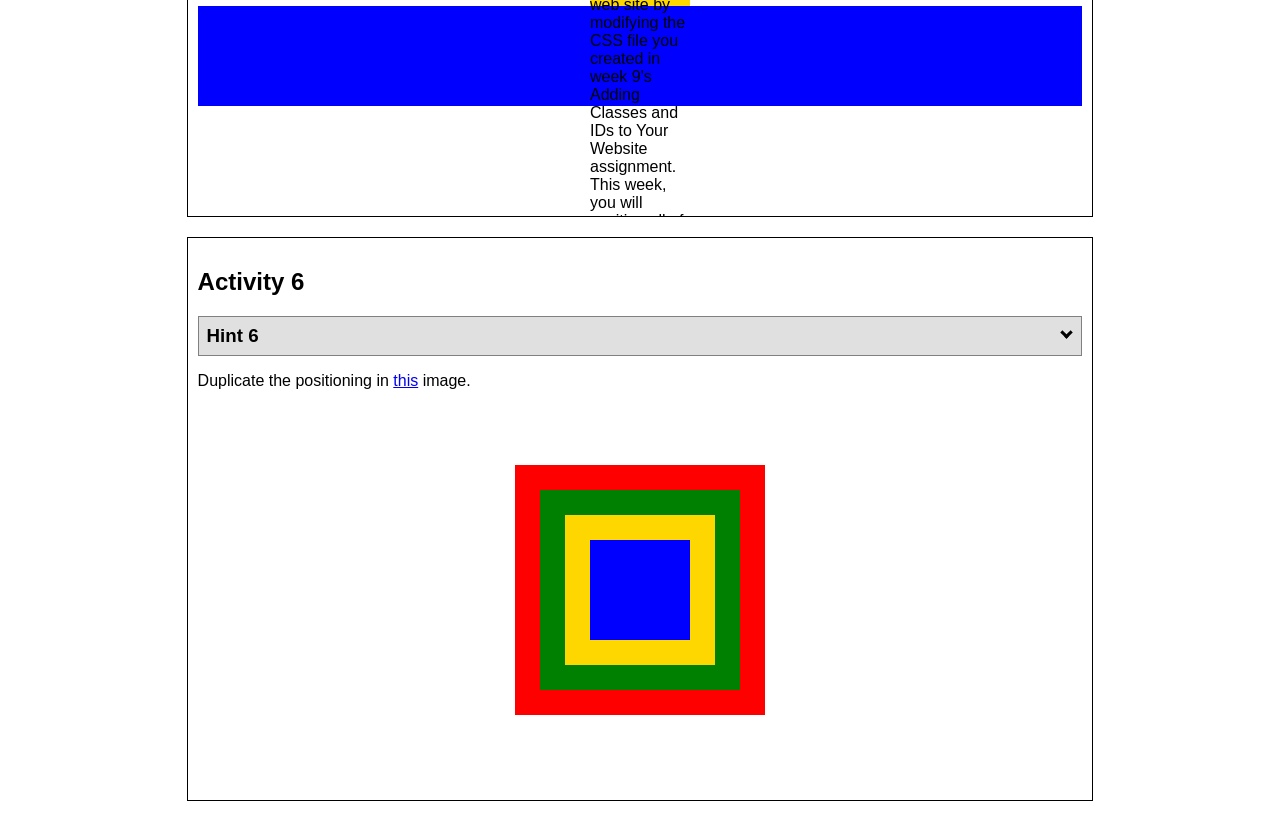
<file: ice/positioning/positioning.html>
<!DOCTYPE html>
<html lang="en">
  <head>
    <!-- HTML - Name: positioning.html -->
    <title>Positioning Activity</title>
    <link rel="stylesheet" type="text/css" href="positionstyles.css" />
  </head>
  <body>
    <div class="activity">
      <h2>WDD 130 positioning exercises</h2>
      For each activity match make the boxes match the image by modifying the stylesheet.</div>
    <div class="activity">
      <h2>Activity 1</h2>
      <section class="hint"><input type="checkbox" ><i></i> <h3>Hint 1</h3><div><p>Use the activity instructions for the firt activity</a></p></div></section>
      <p>Follow the activity instructions to make the boxes match  <a href="images/example1.png" target="_blank">this</a> image.</p>
      <div class="content1" >
        <div class="red1" ></div>
        <div class="green1" ></div>
        <div class="green1" ></div>
        <div class="yellow1"></div>
        <div class="yellow1"></div>
        <div class="blue1"></div>
      </div>
    </div>
    <div class="activity">
      <h2>Activity 2</h2>
      <section class="hint"><input type="checkbox" > <h3>Hint 2</h3><i></i><div>
      <ul>
      <li>grid-template-columns: 50px 50px 50px 50px 50px </li></ul></div></section>
      <p>Overlap and stagger the squares like in <a href="images/example2.png" target="_blank">this</a> image.</p>
      <div class="content2" >
        <div class="red2" ></div>
        <div class="green2" ></div>
        <div class="yellow2"></div>
        <div class="blue2"></div>
      </div>
    </div>
    <div class="activity">
      <h2>Activity 3</h2>
      <section class="hint"><input type="checkbox" > <h3>Hint 3</h3><i></i><div><p>This one is going to be best solved with CSS Grid. Remember to make the boxes the right width first...then start moving them around. </p><h4>Properties used:</h4><ul><li>display:grid;</li><li>grid-template-columns:</li><li>grid-column-gap:</li>
        <li>grid-column:</li>  </ul></div></section>
      Create the 2 column layout like in <a href="images/example3.png" target="_blank">this</a>  image.
      <div class="content3" >
        <div class="red3" ></div>
        <div class="green3" ></div>
        <div class="yellow3"></div>
        <div class="blue3"></div>
      </div>
    </div>
    <div class="activity">
      <h2>Activity 4</h2>
      <section class="hint"><input type="checkbox" > <h3>Hint 4</h3><i></i><div><p>For the others we have been primarily concerned with width. For this one you will need to adjust height as well. </p><h4>Properties used:</h4><ul><li>display:grid;</li><li>grid-template-columns:</li><li>grid-row:</li></ul></div></section>
      Duplicate the positioning in <a href="images/example4.png" target="_blank">this</a> image. 
      <div class="content4" >
        <div class="red4" ></div>
        <div class="green4" ></div>
        <div class="yellow4"></div>
        <div class="blue4"></div>
      </div>
    </div>

    <div class="activity">
      <h2>Activity 5</h2>
      <section class="hint"><input type="checkbox" > <h3>Hint 5</h3><i></i><div><p>Grid is <strong>not</strong> the right way to do this.  In fact there is only one way to really do that...and that is with float. Remember that we float the thing we want the text to wrap around.  Also remember to start by making all the shapes the right size and shape.</p><h4>Properties used:</h4><ul><li>float: left;</li></ul></div></section>
      Wrap the text around the square like in <a href="images/example5.png" target="_blank">this</a> image. This is one case where Grid is NOT the right way to solve this one and will in fact make it harder if you try to use it!
      <div class="content5" >
        <div class="red5" ></div>
        <div class="green5" ></div>
        <div class="yellow5">Step 01: Continue creating the main page for your chosen web site by modifying the CSS file you created in week 9's Adding Classes and IDs to Your Website assignment. This week, you will position all of the content on your main page using the CSS positioning techniques taught in KhanAcademy. When you are done, your webpage layout should reflect what you outlined in the wireframe you designed in the assignment Your Own Site Diagram and Wireframe in week 3. <br />
          If you have changed your mind on how you want the content of your main page laid out, take an opportunity to update your wireframe before completing this assignment (it is much easier to experiment with different layouts in a wireframe than it is to do so by modifying the CSS). Also, if you find that you are having trouble with using CSS positioning, feel free to review the concepts at the learn layout site: http://learnlayout.com/. You should be able to apply these principles to your site. For futher help, refer back to the Max Design site used in the beginning of the course for an example of how to implement your site design.</div>
        <div class="blue5"></div>
      </div>
    </div>
    <div class="activity">
      <h2>Activity 6</h2>
      <section class="hint"><input type="checkbox" > <h3>Hint 6</h3><i></i><div><p>This one is all about visualizing the grid behind the layout. If you are having a hard time doing that first: all the sizes are even multiples of 100, and second here is another example with the lines drawn: <a href="images/example6-hint.png" target="_blank">example 6 with lines</a>. For this one you will find it easiest if you use px for the column width. You can also use <kbd>z-index</kbd> to control the element layering.    </p><h4>Properties used:</h4><ul><li>display:grid;</li><li>grid-template-columns:</li><li>grid-column:</li><li>grid-row:</li><li><a href="https://www.w3schools.com/cssref/pr_pos_z-index.asp" target="_blank">z-index:</a></li></ul></div></section>
      Duplicate the positioning in <a href="images/example6.png" target="_blank">this</a> image.
      <div class="content6" >
        <div class="red6" ></div>
        <div class="green6" ></div>
        <div class="yellow6"></div>
        <div class="blue6"></div>
      </div>
    </div>
  </body>
</html>
</file>
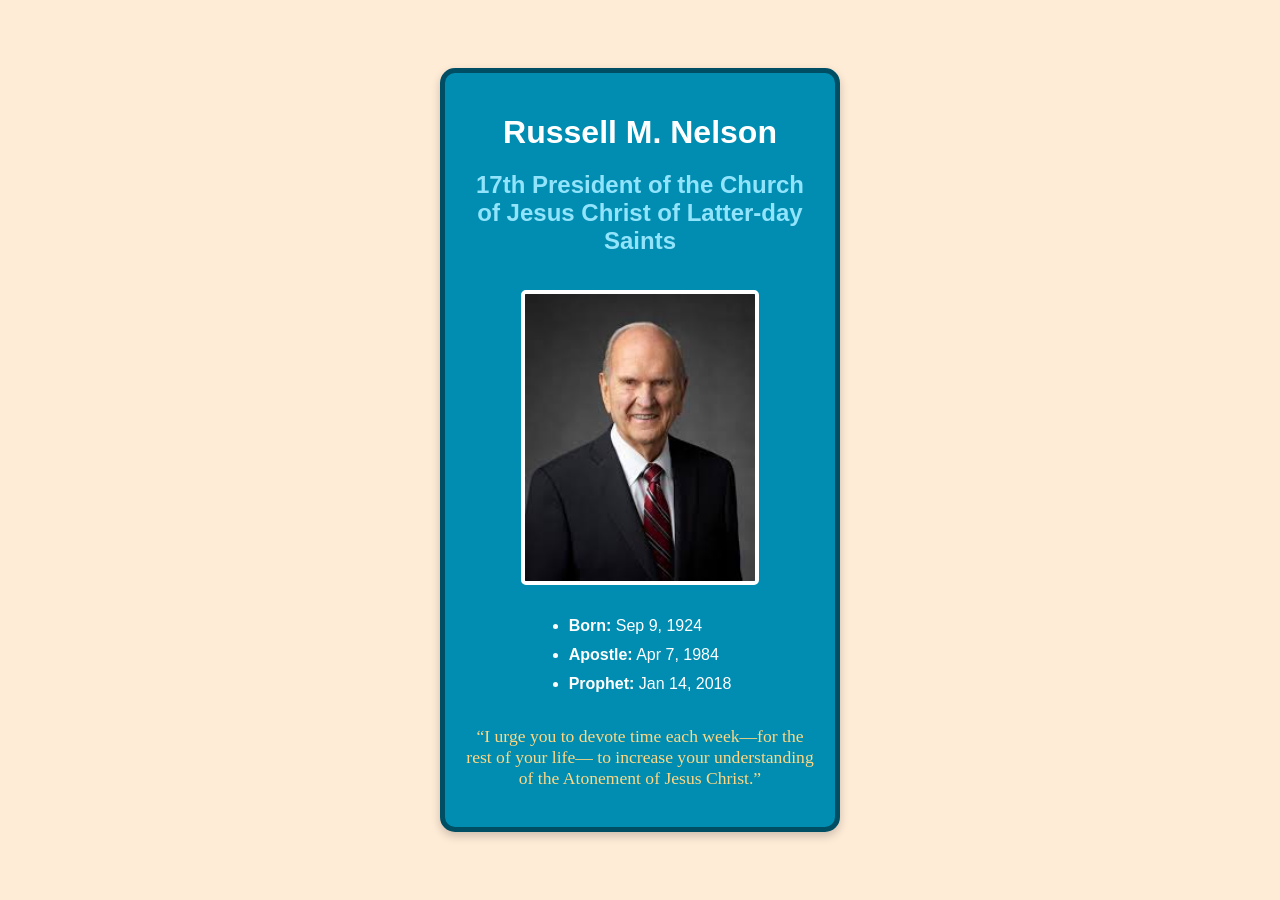
<file: ice/prophet_cards/nelson.html>
<!DOCTYPE html>
<html lang="en">
<head>
  <meta charset="UTF-8">
  <meta name="viewport" content="width=device-width, initial-scale=1.0">
  <title>Russell M. Nelson - Prophet Card</title>

  <style>
    body {
      background-color: #FFECD7;
      font-family: Helvetica, Arial, sans-serif;
      display: flex;
      justify-content: center;
      align-items: center;
      height: 100vh;
      margin: 0;
    }

    main {
      background-color: #008DB1;
      border: 5px solid #004E63;
      border-radius: 15px;
      width: 350px;
      text-align: center;
      padding: 20px;
      box-shadow: 0 4px 10px rgba(0, 0, 0, 0.2);
    }

    h1 {
      color: #FFFFFF;
      margin-bottom: 5px;
    }

    h2 a {
      color: #91E4FB;
      text-decoration: none;
    }

    h2 a:hover {
      text-decoration: underline;
    }

    img {
      width: 230px;
      border: 4px solid white;
      border-radius: 5px;
      margin: 15px 0;
    }

    ul {
      list-style-type: disc;
      color: #FFFFFF;
      text-align: left;
      display: inline-block;
      margin: 10px 0 15px 0;
      padding-left: 20px;
      line-height: 1.5;
    }

    li {
      margin-bottom: 5px;
    }

    .quote {
      color: #FFD783;
      font-family: "Brush Script MT", "Nanum Brush Script", cursive;
      font-size: 1.1em;
      margin-top: 10px;
    }
  </style>
</head>

<body>
  <main>
    <!-- Prophet Name -->
    <h1>Russell M. Nelson</h1>

    <!-- Prophet Subtitle -->
    <h2>
      <a href="https://www.churchofjesuschrist.org" target="_blank">
        17th President of the Church of Jesus Christ of Latter-day Saints
      </a>
    </h2>

    <!-- Prophet Image -->
    <img src="images/nelson.png" alt="Russell M. Nelson">

    <!-- Prophet Information -->
    <ul>
      <li><strong>Born:</strong> Sep 9, 1924</li>
      <li><strong>Apostle:</strong> Apr 7, 1984</li>
      <li><strong>Prophet:</strong> Jan 14, 2018</li>
    </ul>

    <!-- Prophet Quote -->
    <p class="quote">
      “I urge you to devote time each week—for the rest of your life—
      to increase your understanding of the Atonement of Jesus Christ.”
    </p>
  </main>
</body>
</html>
</file>
<file: styles.css>
/* ===== Global Reset ===== */
* {
    margin: 0;
    padding: 0;
    box-sizing: border-box;
}

/* ===== Body ===== */
body {
    font-family: 'Georgia', serif;
    background-color: #f5f5f5;
    line-height: 1.6;
}

/* ===== Header ===== */
.portal-header {
    background: linear-gradient(135deg, #396E94 0%, #1F2A33 100%);
    color: white;
    padding: 30px;
    text-align: center;
    box-shadow: 0 4px 8px rgba(0,0,0,0.2);
}

.portal-logo {
    width: 160px;
    margin-bottom: 15px;
    border-radius: 8px;
    box-shadow: 0 4px 10px rgba(0,0,0,0.3);
    transition: transform 0.3s ease;
}


.portal-header h1 {
    font-size: 36px;
    text-shadow: 2px 2px 4px rgba(0,0,0,0.3);
    letter-spacing: 2px;
}

/* ===== Navigation ===== */
.portal-nav {
    background-color: #1F2A33;
    display: flex;
    justify-content: center;
}

.portal-nav a {
    color: white;
    text-decoration: none;
    padding: 15px 30px;
    font-size: 20px;
    transition: all 0.3s ease;
    border-bottom: 3px solid transparent;
}

.portal-nav a:hover {
    background-color: #396E94;
    border-bottom: 3px solid #E7C24F;
    transform: translateY(-2px);
}

/* ===== Main Content ===== */
.portal-main {
    max-width: 1000px;
    margin: 30px auto;
    padding: 20px;
    display: grid;
    gap: 20px;
}

/* ===== Hero Section ===== */
.portal-hero {
    position: relative;
    border: 2px solid #1F2A33;
    background-color: #1F2A33;
    box-shadow: 0 4px 15px rgba(0,0,0,0.3);
    overflow: hidden;
    border-radius: 10px;
    min-height: 300px;
}

.hero-img {
    width: 100%;
    max-height: 320px;
    object-fit: cover;
    opacity: 0.9;
}

.hero-text {
    position: absolute;
    text-align: center;
    color: white;
    text-shadow: 2px 2px 8px rgba(0,0,0,0.7);
    top: 50%;
    left: 50%;
    transform: translate(-50%, -50%);
}

.hero-text h2 {
    font-size: 34px;
    margin-bottom: 10px;
}

.hero-text p {
    font-size: 19px;
}

/* ===== Featured Sections ===== */
.featured-sections {
    background-color: white;
    padding: 25px;
    border: 2px solid #1F2A33;
}

.featured-sections h2 {
    color: #396E94;
    font-size: 28px;
    margin-bottom: 15px;
    border-bottom: 3px solid #E7C24F;
    padding-bottom: 8px;
}

.feature-box {
    background-color: #C6D7E0;
    padding: 15px;
    margin: 10px 0;
    border-radius: 8px;
    box-shadow: 0 2px 6px rgba(0,0,0,0.1);
    border: 1px solid #1F2A33;
}

/* ===== Highlights Section ===== */
.highlights-section {
    background-color: white;
    padding: 25px;
    border: 2px solid #1F2A33;
}

.highlights-section h3 {
    color: #6FB98F;
    font-size: 24px;
    margin-bottom: 15px;
}

.highlights-section ul {
    list-style: none;
}

.highlights-section li {
    padding: 10px 0;
    padding-left: 25px;
    position: relative;
}

.highlights-section li::before {
    content: '●';
    color: #396E94;
    position: absolute;
    left: 0;
}

/* ===== Projects Section ===== */
.projects-section {
    background-color: white;
    padding: 25px;
    border: 2px solid #1F2A33;
    border-radius: 10px;
}

.projects-section h3 {
    color: #396E94;
    margin-bottom: 15px;
    border-bottom: 3px solid #E7C24F;
    padding-bottom: 5px;
    font-size: 26px;
    text-align: center;
}

.projects-grid {
    display: grid;
    grid-template-columns: repeat(auto-fit, minmax(280px, 1fr));
    gap: 15px;
}

.project-card {
    background-color: #C6D7E0;
    padding: 20px;
    border-radius: 10px;
    text-align: left;
    border: 1px solid #1F2A33;
    box-shadow: 0 3px 6px rgba(0,0,0,0.15);
    transition: transform 0.3s ease, box-shadow 0.3s ease;
}

.project-card h4 {
    color: #1F2A33;
    margin-bottom: 8px;
    font-size: 18px;
}

.project-card p {
    font-size: 15px;
    color: #333;
    line-height: 1.4;
}

.project-link {
    display: inline-block;
    background-color: #396E94;
    color: white;
    padding: 8px 16px;
    border-radius: 5px;
    text-decoration: none;
    font-weight: bold;
    transition: background-color 0.3s ease;
}

.project-link:hover {
    text-align: center;
    background-color: #E7C24F;
    color: #1F2A33;
}

/* ===== Footer ===== */
.portal-footer {
    background-color: #1F2A33;
    color: #C6D7E0;
    padding: 30px;
    text-align: center;
    margin-top: 30px;
}

.portal-footer h2 {
    font-size: 36px;
}

/* ===== Responsive ===== */
@media (max-width: 768px) {
    .portal-nav {
        flex-wrap: wrap;
    }

    .portal-nav a {
        flex: 1 1 50%;
        text-align: center;
    }

    .hero-text h2 {
        font-size: 26px;
    }

    .hero-text p {
        font-size: 15px;
    }
}

/* ===== ICE Page Styles ===== */
.ice-section {
    background-color: white;
    padding: 25px;
    border: 2px solid #1F2A33;
    border-radius: 10px;
}

.ice-section h2 {
    color: #396E94;
    font-size: 30px;
    border-bottom: 3px solid #E7C24F;
    padding-bottom: 8px;
    margin-bottom: 15px;
    text-align: center;
}

.ice-section p {
    text-align: center;
    margin-bottom: 20px;
    color: #333;
    font-size: 17px;
}

.ice-card {
    background-color: #C6D7E0;
    border: 1px solid #1F2A33;
    border-radius: 10px;
    padding: 20px;
    margin-bottom: 15px;
    box-shadow: 0 2px 6px rgba(0,0,0,0.1);
    transition: transform 0.3s ease, box-shadow 0.3s ease;
}


.ice-card h3 {
    color: #1F2A33;
    font-size: 22px;
    margin-bottom: 10px;
}

.ice-card p {
    color: #333;
    font-size: 16px;
    margin-bottom: 10px;
}

.ice-link {
    display: inline-block;
    background-color: #396E94;
    color: white;
    padding: 8px 16px;
    border-radius: 5px;
    text-decoration: none;
    font-weight: bold;
    transition: background-color 0.3s ease;
}

.ice-link:hover {
    background-color: #E7C24F;
    color: #1F2A33;
}

/* ===== ABOUT PAGE ===== */
.about-section {
    background-color: #fff;
    padding: 30px;
    border: 2px solid #1F2A33;
    border-radius: 15px;
    margin-bottom: 30px;
    box-shadow: 0 4px 10px rgba(0,0,0,0.1);
}

.about-section h2 {
    color: #396E94;
    text-align: center;
    font-size: 32px;
    border-bottom: 3px solid #E7C24F;
    padding-bottom: 8px;
    margin-bottom: 20px;
}

.about-container {
    display: flex;
    flex-wrap: wrap;
    align-items: center;
    gap: 25px;
}

.about-photo {
    width: 250px;
    height: 250px;
    object-fit: cover;
    border-radius: 50%;
    border: 4px solid #1F2A33;
    box-shadow: 0 4px 15px rgba(0,0,0,0.2);
}

.about-text {
    flex: 1;
    font-size: 17px;
    color: #333;
}

.about-text h3 {
    color: #1F2A33;
    margin-bottom: 10px;
}

.highlight {
    color: #396E94;
}

.about-quote {
    margin-top: 20px;
    font-style: italic;
    color: #396E94;
    font-weight: 600;
    text-align: center;
    background: #F0F4F7;
    padding: 10px 20px;
    border-left: 4px solid #E7C24F;
    border-radius: 8px;
}

/* ===== SKILLS SECTION ===== */
.skills-section {
    background-color: #fff;
    padding: 30px;
    border: 2px solid #1F2A33;
    border-radius: 15px;
    box-shadow: 0 4px 10px rgba(0,0,0,0.1);
    margin-top: 25px;
}

.skills-section h2 {
    text-align: center;
    color: #396E94;
    border-bottom: 3px solid #E7C24F;
    margin-bottom: 20px;
    font-size: 28px;
}

.skills-grid {
    display: grid;
    grid-template-columns: repeat(auto-fit, minmax(250px, 1fr));
    gap: 15px;
}

.skill-card {
    background-color: #C6D7E0;
    padding: 15px;
    text-align: center;
    border-radius: 10px;
    border: 1px solid #1F2A33;
    transition: transform 0.3s ease, box-shadow 0.3s ease;
    font-size: 16px;
}


/* ===== FUN FACTS SECTION ===== */
.funfacts-section {
    background-color: #fff;
    padding: 30px;
    border: 2px solid #1F2A33;
    border-radius: 15px;
    margin-top: 30px;
    box-shadow: 0 4px 10px rgba(0,0,0,0.1);
}

.funfacts-section h2 {
    text-align: center;
    color: #396E94;
    border-bottom: 3px solid #E7C24F;
    padding-bottom: 8px;
    margin-bottom: 20px;
    font-size: 28px;
}

.funfacts-list {
    list-style: none;
    padding: 0;
    font-size: 17px;
    line-height: 1.6;
    color: #1F2A33;
}

.funfacts-list li {
    padding: 10px 0;
    border-bottom: 1px solid #C6D7E0;
}

/* ===== CONTACT SECTION ===== */
.contact-section {
    background-color: #1F2A33;
    color: #C6D7E0;
    padding: 40px;
    border-radius: 15px;
    margin-top: 40px;
    text-align: center;
    box-shadow: 0 4px 10px rgba(0,0,0,0.2);
}

.contact-section h2 {
    color: #E7C24F;
    font-size: 28px;
    margin-bottom: 15px;
}

.contact-section p {
    font-size: 17px;
    margin-bottom: 10px;
}

.inline-link {
    color: #E7C24F;
    text-decoration: none;
    font-weight: bold;
}

.inline-link:hover {
    text-decoration: underline;
}

/* ===== ACTIVE NAV LINK ===== */
.active-link {
    border-bottom: 3px solid #E7C24F;
    color: #E7C24F;
}

/* ===== WWR PAGE ===== */
.wwr-section {
    background-color: #fff;
    padding: 30px;
    border: 2px solid #1F2A33;
    border-radius: 15px;
    margin-top: 30px;
    box-shadow: 0 4px 10px rgba(0,0,0,0.1);
}

.wwr-section h2 {
    color: #396E94;
    font-size: 32px;
    border-bottom: 3px solid #E7C24F;
    padding-bottom: 8px;
    margin-bottom: 15px;
    text-align: center;
}

.wwr-section p {
    font-size: 17px;
    color: #333;
    text-align: center;
    max-width: 850px;
    margin: 0 auto 25px auto;
}

.wwr-container {
    display: flex;
    flex-wrap: wrap;
    align-items: center;
    gap: 25px;
    justify-content: center;
}

.wwr-image {
    width: 400px;
    border-radius: 15px;
    border: 3px solid #1F2A33;
    box-shadow: 0 4px 10px rgba(0,0,0,0.2);
}

.wwr-text {
    max-width: 500px;
}

.wwr-text h3 {
    color: #1F2A33;
    font-size: 24px;
    margin-bottom: 10px;
}

.wwr-list {
    list-style: none;
    padding: 0;
    margin: 15px 0;
}

.wwr-list li {
    padding: 8px 0;
    border-bottom: 1px solid #C6D7E0;
}

.wwr-link {
    display: inline-block;
    background-color: #396E94;
    color: white;
    padding: 10px 20px;
    border-radius: 10px;
    font-weight: bold;
    text-decoration: none;
    transition: background-color 0.3s ease;
}

.wwr-link:hover {
    background-color: #E7C24F;
    color: #1F2A33;
}

/* Centered WWR Text Layout */
.center-text {
    text-align: center;
    max-width: 700px;
    margin: 0 auto;
}

.center-text ul {
    list-style: none;
    padding: 0;
    text-align: left;
    display: inline-block;
    margin: 20px 0;
}

/* Centered Button Container */
.button-container {
    text-align: center;
    margin-top: 30px;
}

/* ===== RESOURCES / CARD GRID ===== */
.resources {
    max-width: 1100px;
    margin: 30px auto;
    padding: 20px;
}

.resources h2 {
    color: #396E94;
    font-size: 28px;
    margin-bottom: 8px;
    text-align: center;
}

.resources-intro {
    text-align: center;
    color: #333;
    margin-bottom: 18px;
}

.card-grid {
    display: grid;
    grid-template-columns: repeat(auto-fit, minmax(220px, 1fr));
    gap: 18px;
}

.card {
    background: linear-gradient(180deg, #ffffff 0%, #F0F4F7 100%);
    border: 1px solid #d6e6ef;
    border-radius: 12px;
    overflow: hidden;
    box-shadow: 0 6px 18px rgba(15,30,45,0.08);
    transition: transform 0.28s ease, box-shadow 0.28s ease;
}

.card a {
    color: inherit;
    text-decoration: none;
    display: flex;
    flex-direction: column;
    height: 100%;
}

.card-image {
    height: 140px;
    background-size: cover;
    background-position: center;
    filter: saturate(1.05) contrast(1);
}


.card-body {
    padding: 16px;
    display: flex;
    flex-direction: column;
    gap: 8px;
    flex: 1 1 auto;
}

.card h3 {
    color: #1F2A33;
    font-size: 18px;
}

.card p {
    color: #333;
    font-size: 14px;
    line-height: 1.4;
    flex: 1 1 auto;
}

.card-cta {
    align-self: flex-start;
    background-color: #396E94;
    color: white;
    padding: 8px 12px;
    border-radius: 8px;
    font-weight: 600;
    transition: background-color 0.2s ease, transform 0.2s ease;
}

.card:hover {
    transform: translateY(-8px) scale(1.01);
    box-shadow: 0 14px 30px rgba(15,30,45,0.12);
}

.card:hover .card-cta {
    background-color: #E7C24F;
    color: #1F2A33;
    transform: translateY(-2px);
}

@media (max-width: 480px) {
    .card-image {
        height: 110px;
    }
}

/* ===== REPORT SECTION ===== */
.report-section {
    max-width: 1100px;
    margin: 30px auto;
    padding: 22px;
    background-color: #fff;
    border: 2px solid #1F2A33;
    border-radius: 12px;
}

.report-section h2 {
    color: #396E94;
    font-size: 26px;
    margin-bottom: 6px;
    text-align: center;
}

.report-intro {
    text-align: center;
    color: #333;
    margin-bottom: 18px;
}

.report-grid {
    display: grid;
    grid-template-columns: repeat(auto-fit, minmax(280px, 1fr));
    gap: 16px;
    margin-bottom: 16px;
}

.report-card {
    display: flex;
    flex-direction: column;
    gap: 8px;
    text-align: center;
}

.report-card label {
    font-weight: 700;
    color: #1F2A33;
}

.report-card textarea {
    width: 100%;
    padding: 12px;
    border-radius: 8px;
    border: 1px solid #d6e6ef;
    resize: vertical;
    min-height: 140px;
    font-family: inherit;
    font-size: 15px;
}

.report-actions {
    display: flex;
    gap: 12px;
    justify-content: center;
    margin-top: 10px;
}

.report-actions .project-link {
    background-color: #396E94;
    color: white;
    padding: 10px 18px;
    border-radius: 8px;
    text-decoration: none;
    border: none;
    cursor: pointer;
    font-weight: 700;
}

.report-actions .project-link:hover {
    background-color: #E7C24F;
    color: #1F2A33;
}

/* ============================= */
/* Report Images Styling */
/* ============================= */

.report-img {
    width: 100%;
    height: 100%;
    max-height: 500px;
    border-radius: 12px;
    box-shadow: 0 6px 15px rgba(0, 0, 0, 0.15);
    border: #1F2A33 2px solid;
}
</file>
<file: wwr/styles/style.css>
#content {
  max-width: 1600px;
  margin: 0 auto;
}

body {
  background-color: #fcfbfb;
  font-family: Raleway, Arial, sans-serif;
  font-size: 22px;
  margin: 0;
  padding: 0;
}

h1 {
  color: white;
}

h2 {
  margin: 0;
}

header {
  background-color: rgba(20, 30, 13, 0.7);
  display: grid;
  grid-template-columns: 150px auto;
}

nav {
  display: flex;
  justify-content: space-around;
}

#logo_link {
  padding-top: 5px;
  justify-self: center;
  align-self: center;
}

nav a {
  text-decoration: none;
  color: #fcfbfb;
  text-align: center;
  padding: 35px;
}

nav a:hover {
  background-color: black;
  color: #d9c2a3;
}

#hero {
  display: grid;
  grid-template-columns: 1fr 3fr 1fr;
  margin-top: -100px;
}

#hero-box {
  grid-column: 1/4;
  grid-row: 1/3;
  z-index: -1;
}

#hero-img {
  width: 100%;
}

#hero-msg {
  grid-column: 2/3;
  grid-row: 1/2;
  margin-top: 100px;
  text-align: center;
}

#hero-msg h4 {
  color: white;
}

.home-title {
  font-family: 'Rock Salt', 'Bradley Hand', sans-serif;
  font-size: 2em;
  margin-top: 10px;
}

.button-box {
  text-align: center;
}

.book,
.join {
  background-color: #396E94;
  color: white;
  text-decoration: none;
  font-size: 18px;
  padding: 15px 30px;
  margin-top: 50px;
  border-radius: 5px;
}

.book:hover,
.join:hover {
  background-color: #4f9ac0;
  color: white;
}

.home-grid {
  display: grid;
  grid-template-columns: repeat(10, 1fr);
}

.card-img,
.mountains {
  width: 100%;
}

.rivers-card {
  grid-column: 2/4;
  grid-row: 2/3;
  margin: 200px 0;
}

.camping-card {
  grid-column: 5/7;
  grid-row: 2/3;
  margin: 200px 0;
}

.rapids-card {
  grid-column: 8/10;
  grid-row: 2/3;
  margin: 200px 0;
}

#background {
  grid-column: 1/11;
  grid-row: 4/9;
  background-color: #bde0fe;
}

.mountains {
  grid-column: 2/7;
  grid-row: 5/8;
  box-shadow: 5px 5px 10px #6f7364;
}

.msg {
  background-color: #6f7364;
  padding: 35px;
  grid-column: 6/10;
  grid-row: 6/7;
  box-shadow: 5px 5px 10px #6f7364;
  line-height: 1.5em;
}

.msg h2 {
  font-family: 'Rock Salt', 'Bradley Hand', sans-serif;
  color: white;
}

.msg p {
  padding-bottom: 15px;
  font-size: 0.8em;
  color: white;
}

.join {
  display: inline-block;
}

.icon {
  width: 80px;
  padding-top: 10px;
}

.logo {
  width: 80px;
}

.card-img {
  border: 10px solid #396E94;
  transition: transform .5s;
  box-shadow: 5px 5px 10px #6f7364;
}

.card-img:hover {
  opacity: .6;
  transform: scale(1.1);
}

main section img {
  box-sizing: border-box;
}

footer {
  background-color: #396E94;
  color: white;
  padding: 25px 50px;
  margin-top: 200px;
  display: flex;
  justify-content: space-around;
  align-items: center;
}

footer a {
  color: white;
  text-decoration: none;
}

footer a:hover {
  text-decoration: underline;
}

footer .social img {
  padding-top: 15px;
}

footer p {
  font-size: 1.2em;
}

@media screen and (max-width: 900px) {
  #hero,
  .home-grid {
    display: block;
    height: auto;
  }

  nav,
  footer {
    flex-direction: column;
  }

  nav a {
    display: block;
    padding: 15px;
  }

  #hero {
    margin-top: 0;
  }

  #hero-msg {
    margin-top: 0;
  }

  #hero-msg h4 {
    display: none;
  }

  #hero-msg h1 {
    color: #6f7364;
  }

  .home-title {
    font-size: 25px;
  }

  .rivers-card,
  .camping-card,
  .rapids-card {
    margin: 50px auto;
    width: 60%;
  }

  #background {
    display: none;
  }

  .mountains,
  .msg {
    width: 80%;
    display: block;
    margin: 0 auto;
  }

  footer {
    margin-top: 25px;
  }
}
</file>
<file: ice/halloween/styles/styles.css>
* {
    margin: 0;
    padding: 0;
    box-sizing: border-box;
}

body {
    font-family: 'Georgia', serif;
    background-color: #1a1a1a;
    color: #f0f0f0;
    line-height: 1.6;
}

#wrapper {
    max-width: 1200px;
    margin: 0 auto;
    background: linear-gradient(to bottom, #2d1b4e, #1a0f2e);
    box-shadow: 0 0 50px rgba(255, 102, 0, 0.3);
}

/* Header & Navigation */
header {
    background-color: #ff6600;
    padding: 0;
    box-shadow: 0 4px 10px rgba(0, 0, 0, 0.5);
}

nav ul {
    list-style: none;
    display: flex;
    justify-content: center;
    gap: 0;
}

nav ul li {
    padding: 20px 40px;
    background-color: #ff6600;
    color: #1a1a1a;
    font-weight: bold;
    font-size: 1.1em;
    cursor: pointer;
    transition: all 0.3s ease;
    border-right: 2px solid #cc5200;
}

nav ul li:last-child {
    border-right: none;
}

nav ul li:hover {
    background-color: #cc5200;
    color: #fff;
    transform: translateY(-3px);
}


main {
    padding: 40px;
}

h1 {
    text-align: center;
    font-size: 3.5em;
    color: #ff6600;
    text-shadow: 3px 3px 6px rgba(0, 0, 0, 0.7),
                 0 0 20px rgba(255, 102, 0, 0.5);
    margin-bottom: 30px;
    letter-spacing: 3px;
    font-family: 'Brush Script MT', cursive;
}

img {
    display: block;
    max-width: 100%;
    height: auto;
    margin: 30px auto;
    border-radius: 10px;
    box-shadow: 0 0 30px rgba(255, 102, 0, 0.4);
    border: 5px solid #ff6600;
}

/* Sections */
section {
    background-color: rgba(255, 102, 0, 0.1);
    padding: 25px;
    margin: 25px 0;
    border-left: 5px solid #ff6600;
    border-radius: 8px;
    box-shadow: 0 4px 15px rgba(0, 0, 0, 0.3);
    transition: transform 0.3s ease, box-shadow 0.3s ease;
}

section:hover {
    transform: translateX(10px);
    box-shadow: 0 6px 20px rgba(255, 102, 0, 0.3);
}

h2 {
    color: #ff9933;
    font-size: 2em;
    margin-bottom: 15px;
    text-shadow: 2px 2px 4px rgba(0, 0, 0, 0.5);
}

p {
    color: #e0e0e0;
    font-size: 1.1em;
    text-align: justify;
}


footer {
    background-color: #000;
    color: #ff6600;
    text-align: center;
    padding: 25px;
    font-size: 1.2em;
    font-weight: bold;
    border-top: 3px solid #ff6600;
    text-shadow: 1px 1px 3px rgba(255, 102, 0, 0.5);
}


@media (max-width: 768px) {
    nav ul {
        flex-direction: column;
    }
    
    nav ul li {
        border-right: none;
        border-bottom: 2px solid #cc5200;
    }
    
    nav ul li:last-child {
        border-bottom: none;
    }
    
    h1 {
        font-size: 2.5em;
    }
    
    main {
        padding: 20px;
    }
}
</file>
<file: ice/favorite_devo/styles/styles.css>
body {
  margin: 0;
  height: 100%;
  font-family: Arial, sans-serif;
  background: linear-gradient(to bottom, #d3d3d3, #001f3f);
  background-repeat: no-repeat; /* Just in case */
  background-attachment: fixed;
}

.container {
  text-align: center;
}

.header {
  padding: 20px 0;
}

h2 {
  font-size: 50px;
}

.header-image {
  background-image: url('../images/icenter.png'); /* Replace with your image */
  background-repeat: no-repeat;
  background-position: center;
  height: 150px;
  display: flex;
  flex-direction: column;
  justify-content: center;
  color: white;

}

.header-image h1 {
  margin: 0;
  line-height: 0.9;
    font-size: 3.5em;
  font-weight: bold;
  text-shadow: 2px 2px 4px rgba(0, 0, 0, 0.7);
  background: #00000055;
}

.content-box {
  background-color: white;
  margin: 30px auto;
  width: 90%;
  max-width: 900px;
  padding: 40px;
  box-shadow: 5px 5px 0px black;
  min-height: 400px;
}

table.minimalistBlack {
  border: 3px solid #000000;
  width: 100%;
  text-align: left;
  border-collapse: collapse;
  font-size: 18px; /* increased font size */
}

table.minimalistBlack td, table.minimalistBlack th {
  border: 0px solid #000000;
  padding: 12px 10px; /* more padding for a bigger look */
}

table.minimalistBlack tbody td {
  font-size: 17px; /* larger text for content */
}

table.minimalistBlack thead {
  background: #CFCFCF;
  background: -moz-linear-gradient(top, #dbdbdb 0%, #d3d3d3 66%, #CFCFCF 100%);
  background: -webkit-linear-gradient(top, #dbdbdb 0%, #d3d3d3 66%, #CFCFCF 100%);
  background: linear-gradient(to bottom, #dbdbdb 0%, #d3d3d3 66%, #CFCFCF 100%);
  border-bottom: 3px solid #000000;
}

table.minimalistBlack thead th {
  font-size: 20px; /* larger header text */
  font-weight: bold;
  color: #000000;
  text-align: left;
}

table.minimalistBlack tfoot td {
  font-size: 16px;
}
</file>
<file: ice/positioning/positionstyles.css>
/* CSS - Name: "positionstyles.css" */

/* ========== Activity 1 ========== */
.content1 {
  display: grid;
  grid-template-columns: 1fr 1fr;
  justify-items: center;
  gap: 20px;
}

.red1,
.blue1 {
  width: 100%;
  height: 100px;
}

.red1 {
  background-color: red;
  grid-column: 1 / 3;
}

.green1,
.yellow1 {
  width: 200px;
  height: 200px;
}

.green1 {
  background-color: green;
}

.yellow1 {
  background-color: gold;
}

.blue1 {
  background-color: blue;
  grid-column: 1 / 3;
}

/* ========== Activity 2 ========== */
.content2 {
  display: grid;
  grid-template-columns: 1fr 1fr;
  gap: 20px;
  justify-items: center;
}

.red2 {
  background-color: red;
  width: 100%;
  height: 100px;
  grid-column: 1 / 3;
}

.green2 {
  background-color: green;
  width: 200px;
  height: 200px;
  justify-self: start;
}

.yellow2 {
  background-color: gold;
  width: 200px;
  height: 200px;
  justify-self: end;
}

.blue2 {
  background-color: blue;
  width: 100%;
  height: 100px;
  grid-column: 1 / 3;
}

/* ========== Activity 3 ========== */
.content3 {
  display: flex;
  flex-wrap: wrap;
  justify-content: space-between;
  gap: 10px;
}

.red3 {
  background-color: red;
  width: 100%;
  height: 100px;
}

.green3 {
  background-color: green;
  width: 48%;
  height: 200px;
}

.yellow3 {
  background-color: gold;
  width: 48%;
  height: 200px;
}

.blue3 {
  background-color: blue;
  width: 100%;
  height: 100px;
}

/* ========== Activity 4 ========== */
.content4 {
  position: relative;
  height: 400px;
}

.red4 {
  background-color: red;
  width: 100px;
  height: 100px;
  position: absolute;
  top: 0;
  left: 0;
}

.green4 {
  background-color: green;
  width: 100px;
  height: 100px;
  position: absolute;
  top: 50px;
  left: 50px;
}

.yellow4 {
  background-color: gold;
  width: 100px;
  height: 100px;
  position: absolute;
  top: 100px;
  left: 100px;
}

.blue4 {
  background-color: blue;
  width: 100px;
  height: 100px;
  position: absolute;
  top: 150px;
  left: 150px;
}

/* ========== Activity 5 ========== */
.content5 {
  height: 400px;
}

.red5 {
  background-color: red;
  width: 100px;
  height: 100px;
  float: left;
}

.green5 {
  background-color: green;
  width: 100px;
  height: 100px;
  float: right;
}

.yellow5 {
  background-color: gold;
  width: 100px;
  height: 100px;
  clear: both;
  margin: 0 auto;
}

.blue5 {
  background-color: blue;
  width: 100%;
  height: 100px;
  clear: both;
}

/* ========== Activity 6 ========== */
.content6 {
  display: grid;
  place-items: center;
  height: 400px;
  position: relative;
}

.red6 {
  background-color: red;
  width: 250px;
  height: 250px;
  z-index: 1;
}

.green6 {
  background-color: green;
  width: 200px;
  height: 200px;
  position: absolute;
  z-index: 2;
}

.yellow6 {
  background-color: gold;
  width: 150px;
  height: 150px;
  position: absolute;
  z-index: 3;
}

.blue6 {
  background-color: blue;
  width: 100px;
  height: 100px;
  position: absolute;
  z-index: 4;
}

/* ====== Do not make any changes below here ====== */
.activity {
  width: 70%;
  margin: 20px auto;
  font-family: Arial, sans-serif;
  border: 1px solid black;
  padding: 10px;
  clear: both;
  overflow: auto;
}

.hint {
  border: 1px solid grey;
  background: #e0e0e0;
  padding: .5em;
  position: relative;
  margin: 1em 0;
}

.hint h3 {
  margin: 0;
}

.hint:hover {
  background: #d0d0d0;
}

.hint>div {
  display: none;
}

.hint input[type=checkbox] {
  position: absolute;
  width: 100%;
  height: 100%;
  opacity: 0;
  z-index: 1;
  cursor: pointer;
}

.hint input[type=checkbox]:checked~div {
  display: block;
}

.hint i {
  position: absolute;
  transform: translate(-6px, 0);
  margin-top: 16px;
  right: 10px;
  top: -3px;
}

.hint i:before,
.hint i:after {
  content: "";
  position: absolute;
  background-color: black;
  width: 3px;
  height: 9px;
}

.hint i:before {
  transform: translate(2px, 0) rotate(45deg);
}

.hint i:after {
  transform: translate(-2px, 0) rotate(-45deg);
}

.hint input[type=checkbox]:checked~i:before {
  transform: translate(-2px, 0) rotate(45deg);
}

.hint input[type=checkbox]:checked~i:after {
  transform: translate(2px, 0) rotate(-45deg);
}

.hint a {
  position: relative;
  z-index: 1;
}
</file>
